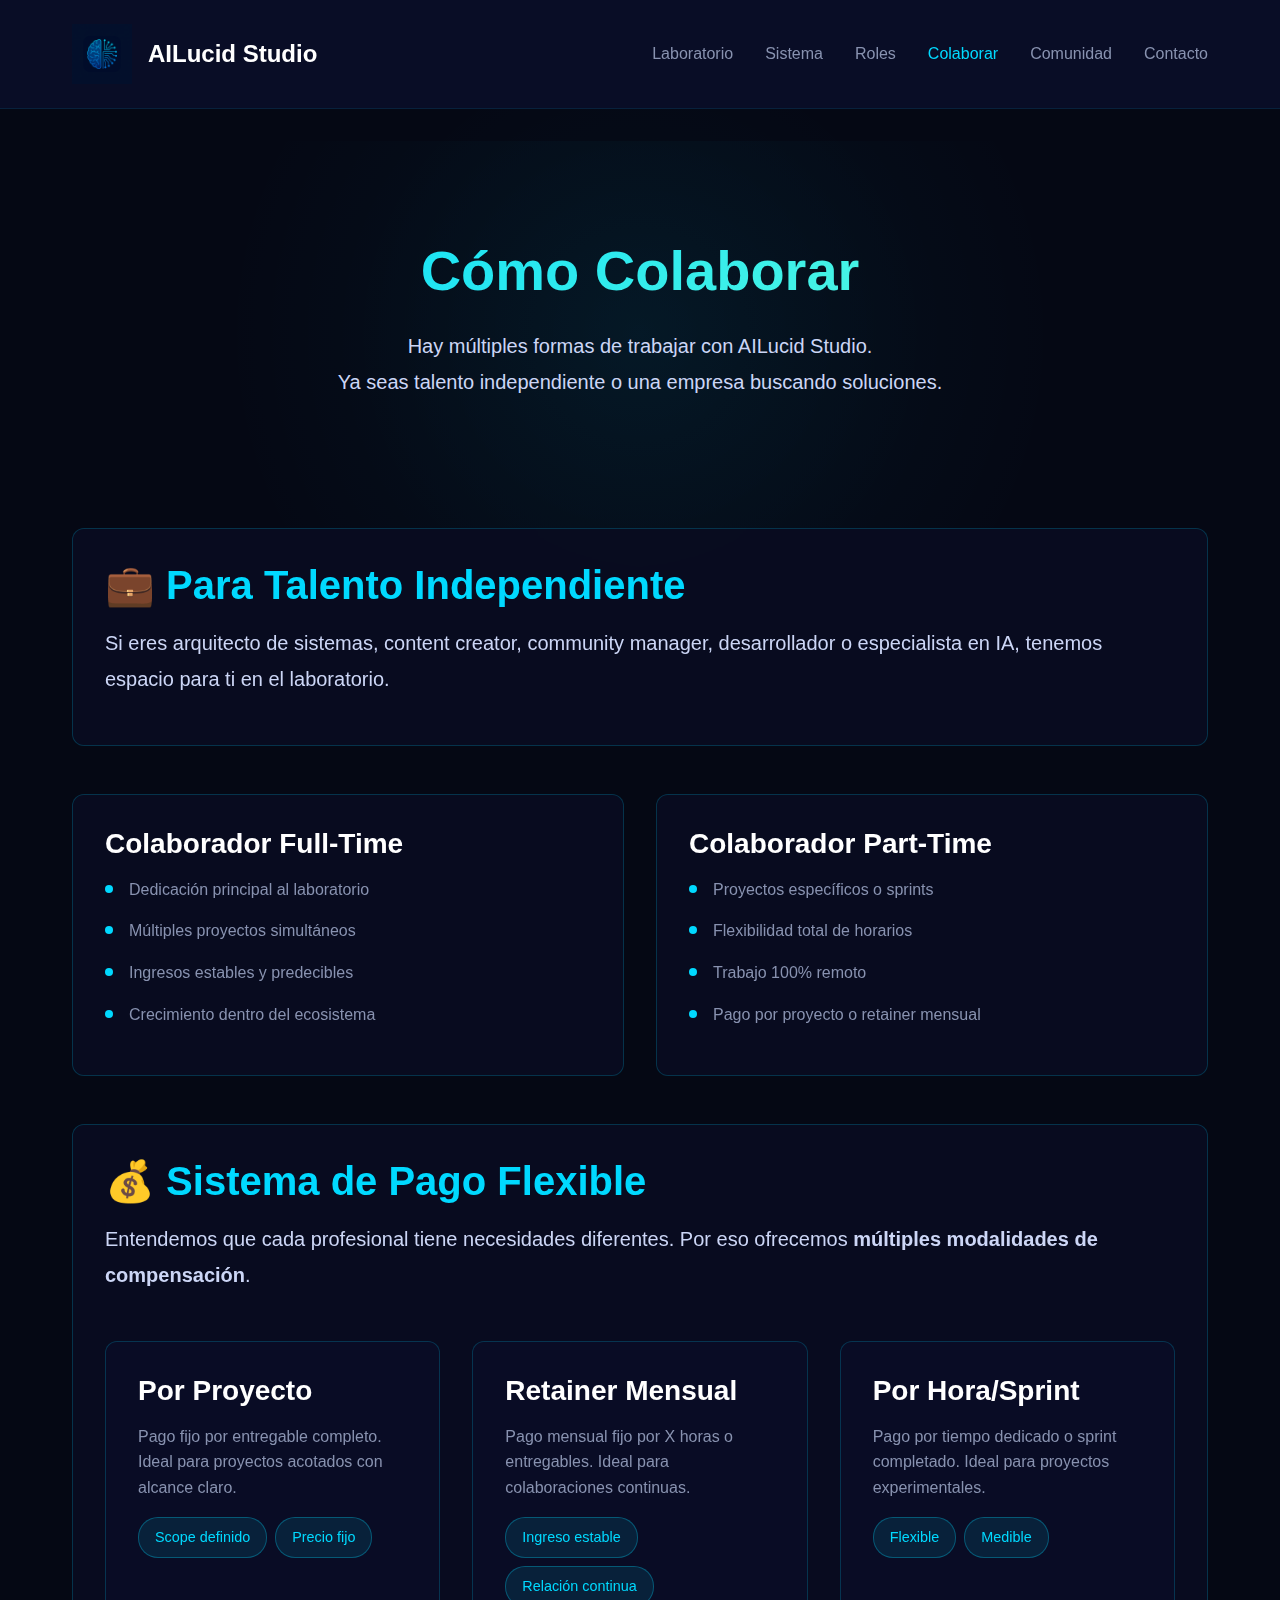
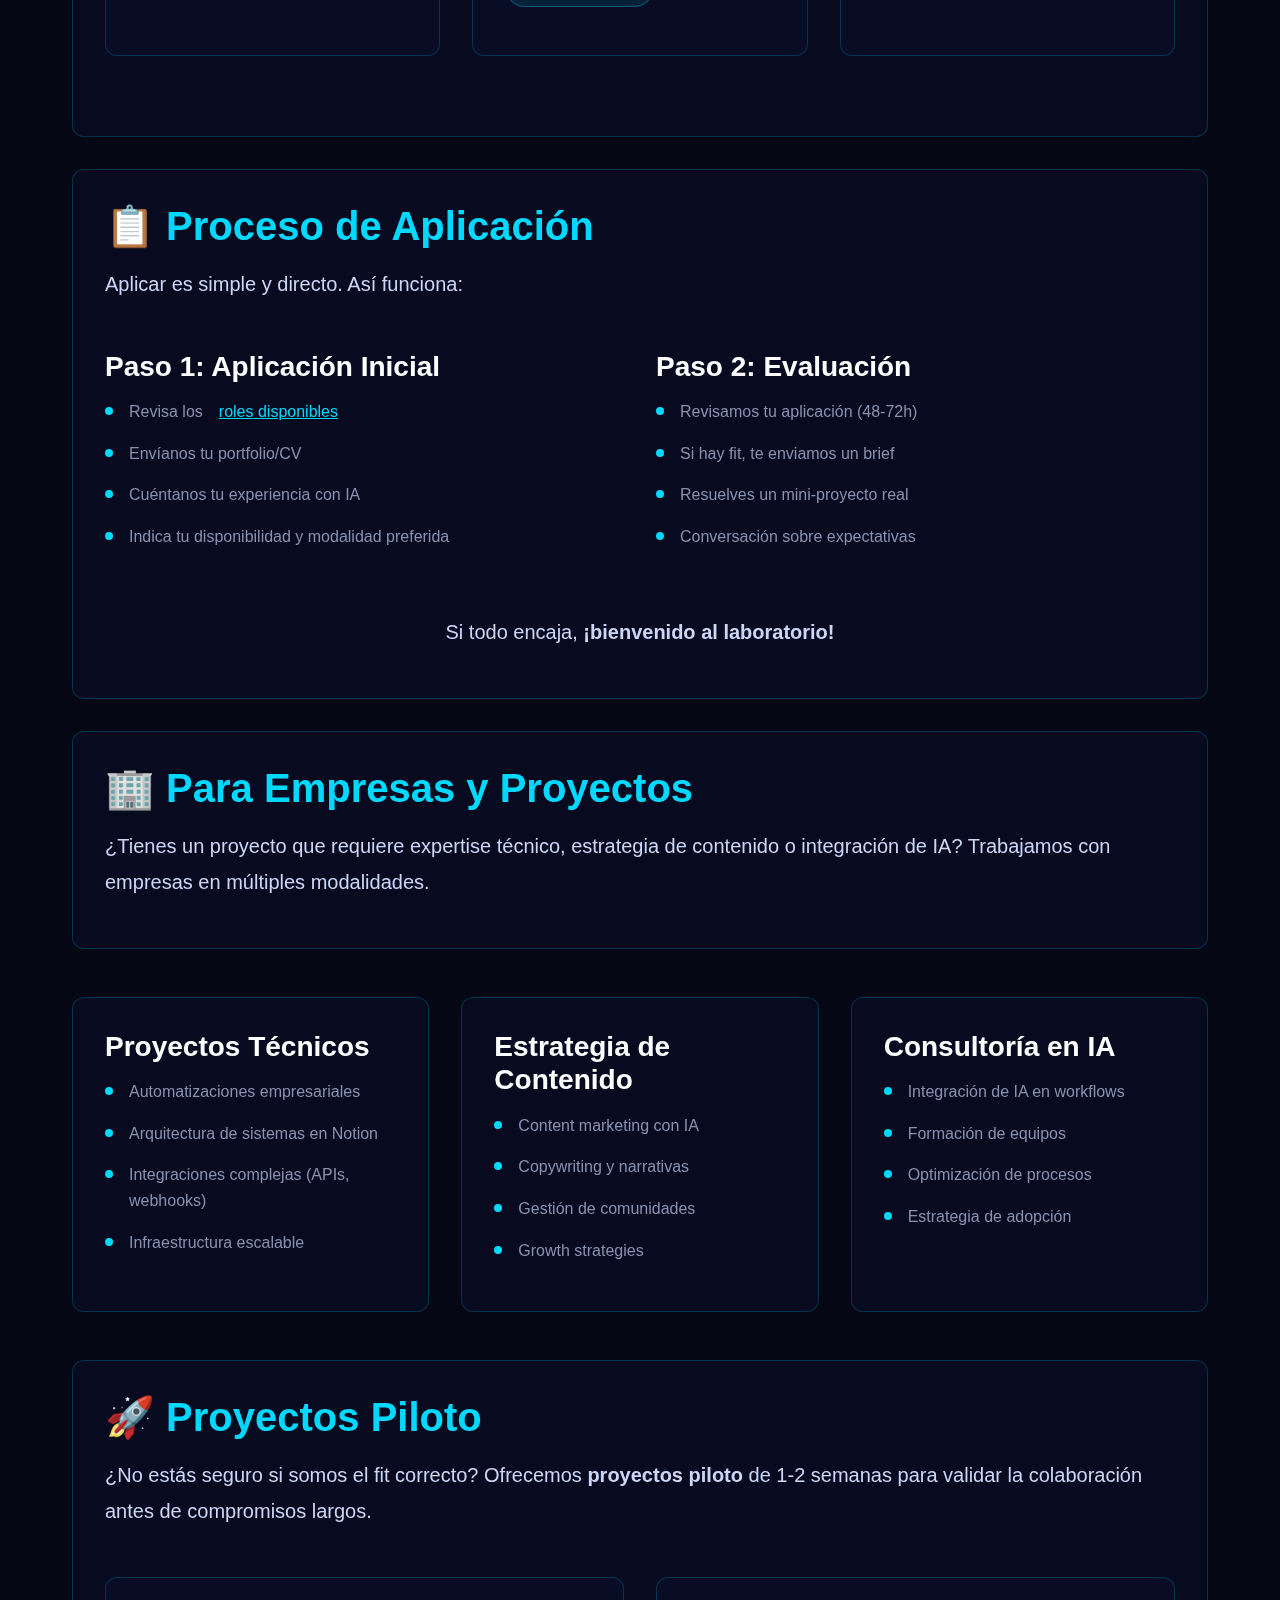
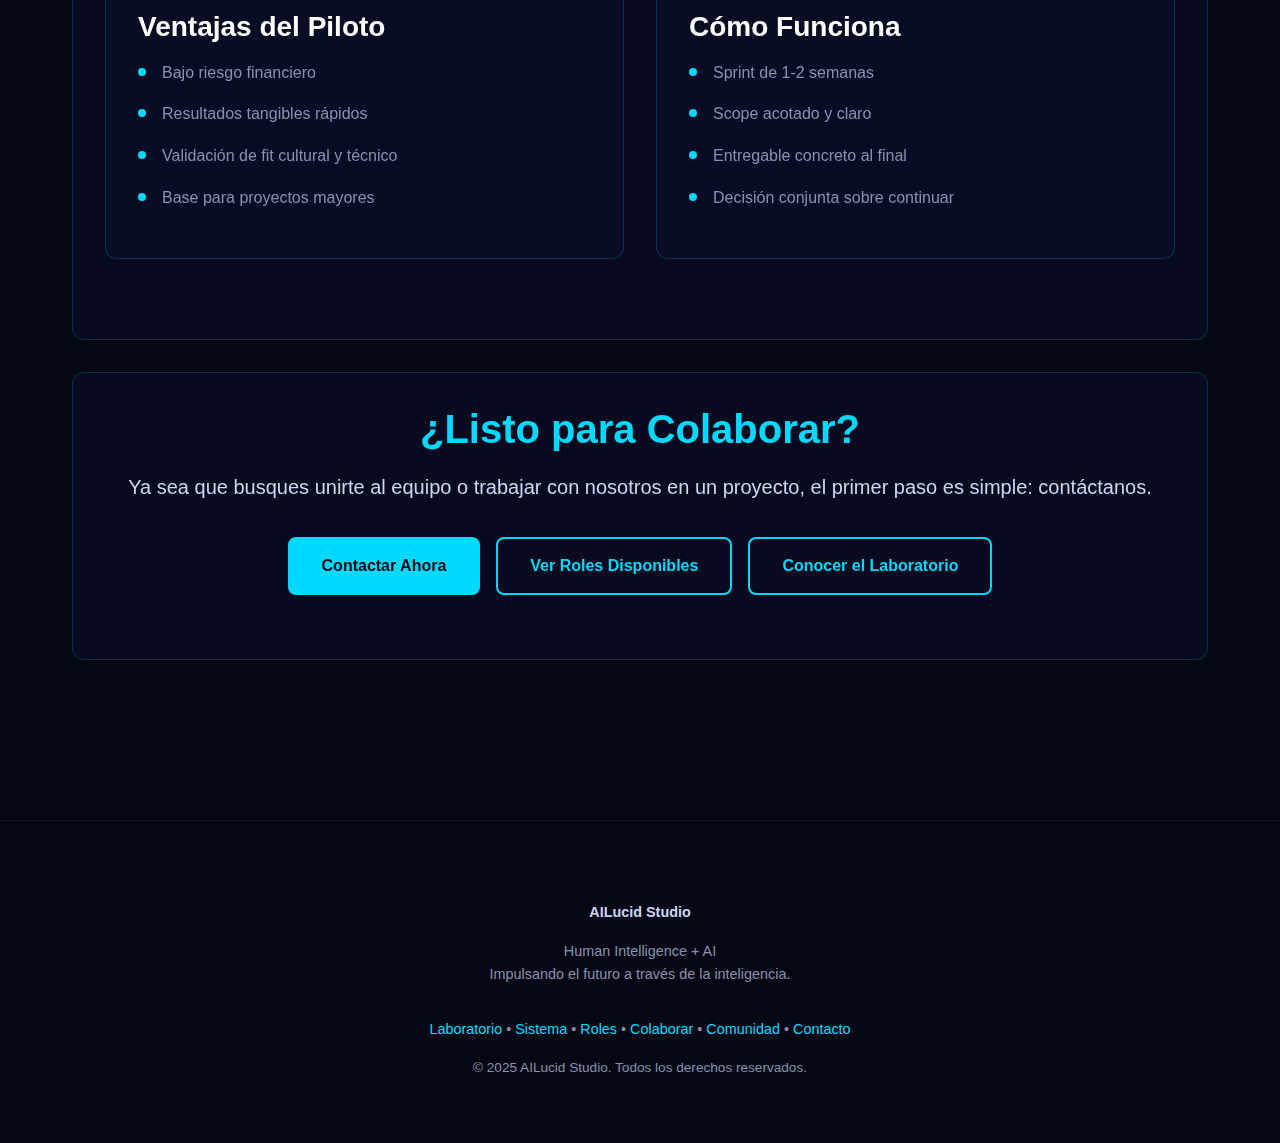
<file: colaborar/index.html>
<!DOCTYPE html>
<html lang="es">
  <head>
    <meta charset="utf-8" />
    <meta name="viewport" content="width=device-width, initial-scale=1" />
    <title>Colaborar — AILucid Studio</title>
    <meta name="description" content="Descubre cómo colaborar con AILucid Studio. Modalidades flexibles, proyectos piloto y oportunidades para talento y empresas." />
    <link rel="stylesheet" href="/css/main.css" />
  </head>

  <body>
    <!-- HEADER -->
    <header>
      <div class="wrap">
        <a href="/index.html" class="brand">
          <div class="logo">
            <img src="/assets/Logo.png" alt="AILucid Studio Logo" />
          </div>
          <span>AILucid Studio</span>
        </a>
        <nav>
          <ul class="nav">
            <li><a href="/laboratorio/index.html">Laboratorio</a></li>
            <li><a href="/sistema/index.html">Sistema</a></li>
            <li><a href="/roles/index.html">Roles</a></li>
            <li><a href="/colaborar/index.html">Colaborar</a></li>
            <li><a href="/comunidad/index.html">Comunidad</a></li>
            <li><a href="#!" onclick="emailModal.open(); return false;">Contacto</a></li>
          </ul>
        </nav>
      </div>
    </header>

    <main class="wrap">
      <!-- HERO -->
      <section class="hero">
        <h1>Cómo Colaborar</h1>
        <p class="lead">
          Hay múltiples formas de trabajar con AILucid Studio.<br>
          Ya seas talento independiente o una empresa buscando soluciones.
        </p>
      </section>

      <!-- PARA TALENTO -->
      <section>
        <div class="tile">
          <h2>💼 Para Talento Independiente</h2>
          <p class="lead">
            Si eres arquitecto de sistemas, content creator, community manager, desarrollador 
            o especialista en IA, tenemos espacio para ti en el laboratorio.
          </p>
        </div>

        <div class="cols cols-2">
          <div class="card">
            <h3>Colaborador Full-Time</h3>
            <ul class="list">
              <li class="li"><span class="dot"></span>Dedicación principal al laboratorio</li>
              <li class="li"><span class="dot"></span>Múltiples proyectos simultáneos</li>
              <li class="li"><span class="dot"></span>Ingresos estables y predecibles</li>
              <li class="li"><span class="dot"></span>Crecimiento dentro del ecosistema</li>
            </ul>
          </div>

          <div class="card">
            <h3>Colaborador Part-Time</h3>
            <ul class="list">
              <li class="li"><span class="dot"></span>Proyectos específicos o sprints</li>
              <li class="li"><span class="dot"></span>Flexibilidad total de horarios</li>
              <li class="li"><span class="dot"></span>Trabajo 100% remoto</li>
              <li class="li"><span class="dot"></span>Pago por proyecto o retainer mensual</li>
            </ul>
          </div>
        </div>
      </section>

      <!-- SISTEMA DE PAGO -->
      <section>
        <div class="tile">
          <h2>💰 Sistema de Pago Flexible</h2>
          <p class="lead">
            Entendemos que cada profesional tiene necesidades diferentes. 
            Por eso ofrecemos <strong>múltiples modalidades de compensación</strong>.
          </p>
          <div class="cols cols-3">
            <div class="card">
              <h3>Por Proyecto</h3>
              <p>Pago fijo por entregable completo. Ideal para proyectos acotados con alcance claro.</p>
              <div class="chips">
                <span class="chip">Scope definido</span>
                <span class="chip">Precio fijo</span>
              </div>
            </div>

            <div class="card">
              <h3>Retainer Mensual</h3>
              <p>Pago mensual fijo por X horas o entregables. Ideal para colaboraciones continuas.</p>
              <div class="chips">
                <span class="chip">Ingreso estable</span>
                <span class="chip">Relación continua</span>
              </div>
            </div>

            <div class="card">
              <h3>Por Hora/Sprint</h3>
              <p>Pago por tiempo dedicado o sprint completado. Ideal para proyectos experimentales.</p>
              <div class="chips">
                <span class="chip">Flexible</span>
                <span class="chip">Medible</span>
              </div>
            </div>
          </div>
        </div>
      </section>

      <!-- PROCESO DE APLICACIÓN -->
      <section>
        <div class="tile">
          <h2>📋 Proceso de Aplicación</h2>
          <p class="lead">Aplicar es simple y directo. Así funciona:</p>
          <div class="cols cols-2">
            <div>
              <h3>Paso 1: Aplicación Inicial</h3>
              <ul class="list">
                <li class="li"><span class="dot"></span>Revisa los <a href="/roles/index.html" style="color: var(--primary);">roles disponibles</a></li>
                <li class="li"><span class="dot"></span>Envíanos tu portfolio/CV</li>
                <li class="li"><span class="dot"></span>Cuéntanos tu experiencia con IA</li>
                <li class="li"><span class="dot"></span>Indica tu disponibilidad y modalidad preferida</li>
              </ul>
            </div>
            <div>
              <h3>Paso 2: Evaluación</h3>
              <ul class="list">
                <li class="li"><span class="dot"></span>Revisamos tu aplicación (48-72h)</li>
                <li class="li"><span class="dot"></span>Si hay fit, te enviamos un brief</li>
                <li class="li"><span class="dot"></span>Resuelves un mini-proyecto real</li>
                <li class="li"><span class="dot"></span>Conversación sobre expectativas</li>
              </ul>
            </div>
          </div>
          <p class="lead" style="margin-top: 2rem; text-align: center;">
            Si todo encaja, <strong>¡bienvenido al laboratorio!</strong>
          </p>
        </div>
      </section>

      <!-- PARA EMPRESAS -->
      <section>
        <div class="tile">
          <h2>🏢 Para Empresas y Proyectos</h2>
          <p class="lead">
            ¿Tienes un proyecto que requiere expertise técnico, estrategia de contenido 
            o integración de IA? Trabajamos con empresas en múltiples modalidades.
          </p>
        </div>

        <div class="cols">
          <div class="card">
            <h3>Proyectos Técnicos</h3>
            <ul class="list">
              <li class="li"><span class="dot"></span>Automatizaciones empresariales</li>
              <li class="li"><span class="dot"></span>Arquitectura de sistemas en Notion</li>
              <li class="li"><span class="dot"></span>Integraciones complejas (APIs, webhooks)</li>
              <li class="li"><span class="dot"></span>Infraestructura escalable</li>
            </ul>
          </div>

          <div class="card">
            <h3>Estrategia de Contenido</h3>
            <ul class="list">
              <li class="li"><span class="dot"></span>Content marketing con IA</li>
              <li class="li"><span class="dot"></span>Copywriting y narrativas</li>
              <li class="li"><span class="dot"></span>Gestión de comunidades</li>
              <li class="li"><span class="dot"></span>Growth strategies</li>
            </ul>
          </div>

          <div class="card">
            <h3>Consultoría en IA</h3>
            <ul class="list">
              <li class="li"><span class="dot"></span>Integración de IA en workflows</li>
              <li class="li"><span class="dot"></span>Formación de equipos</li>
              <li class="li"><span class="dot"></span>Optimización de procesos</li>
              <li class="li"><span class="dot"></span>Estrategia de adopción</li>
            </ul>
          </div>
        </div>
      </section>

      <!-- PROYECTOS PILOTO -->
      <section>
        <div class="tile">
          <h2>🚀 Proyectos Piloto</h2>
          <p class="lead">
            ¿No estás seguro si somos el fit correcto? Ofrecemos <strong>proyectos piloto</strong> 
            de 1-2 semanas para validar la colaboración antes de compromisos largos.
          </p>
          <div class="cols cols-2">
            <div class="card">
              <h3>Ventajas del Piloto</h3>
              <ul class="list">
                <li class="li"><span class="dot"></span>Bajo riesgo financiero</li>
                <li class="li"><span class="dot"></span>Resultados tangibles rápidos</li>
                <li class="li"><span class="dot"></span>Validación de fit cultural y técnico</li>
                <li class="li"><span class="dot"></span>Base para proyectos mayores</li>
              </ul>
            </div>
            <div class="card">
              <h3>Cómo Funciona</h3>
              <ul class="list">
                <li class="li"><span class="dot"></span>Sprint de 1-2 semanas</li>
                <li class="li"><span class="dot"></span>Scope acotado y claro</li>
                <li class="li"><span class="dot"></span>Entregable concreto al final</li>
                <li class="li"><span class="dot"></span>Decisión conjunta sobre continuar</li>
              </ul>
            </div>
          </div>
        </div>
      </section>

      <!-- CTA FINAL -->
      <section>
        <div class="tile text-center">
          <h2>¿Listo para Colaborar?</h2>
          <p class="lead">
            Ya sea que busques unirte al equipo o trabajar con nosotros en un proyecto, 
            el primer paso es simple: contáctanos.
          </p>
          <div class="cta-row">
            <a href="#!" onclick="emailModal.open(); return false;" class="btn primary">Contactar Ahora</a>
            <a href="/roles/index.html" class="btn">Ver Roles Disponibles</a>
            <a href="/laboratorio/index.html" class="btn">Conocer el Laboratorio</a>
          </div>
        </div>
      </section>
    </main>

    <!-- FOOTER -->
    <footer>
      <div class="wrap">
        <p><strong>AILucid Studio</strong></p>
        <p>Human Intelligence + AI<br>Impulsando el futuro a través de la inteligencia.</p>
        <p style="margin-top: 2rem;">
          <a href="/laboratorio/index.html">Laboratorio</a> • 
          <a href="/sistema/index.html">Sistema</a> • 
          <a href="/roles/index.html">Roles</a> • 
          <a href="/colaborar/index.html">Colaborar</a> • 
          <a href="/comunidad/index.html">Comunidad</a> • 
          <a href="#!" onclick="emailModal.open(); return false;">Contacto</a>
        </p>
        <p style="margin-top: 1rem; font-size: 0.85rem; color: var(--gray);">
          © 2025 AILucid Studio. Todos los derechos reservados.
        </p>
      </div>
    </footer>

    <script src="/js/main.js"></script>
  </body>
</html>
</file>
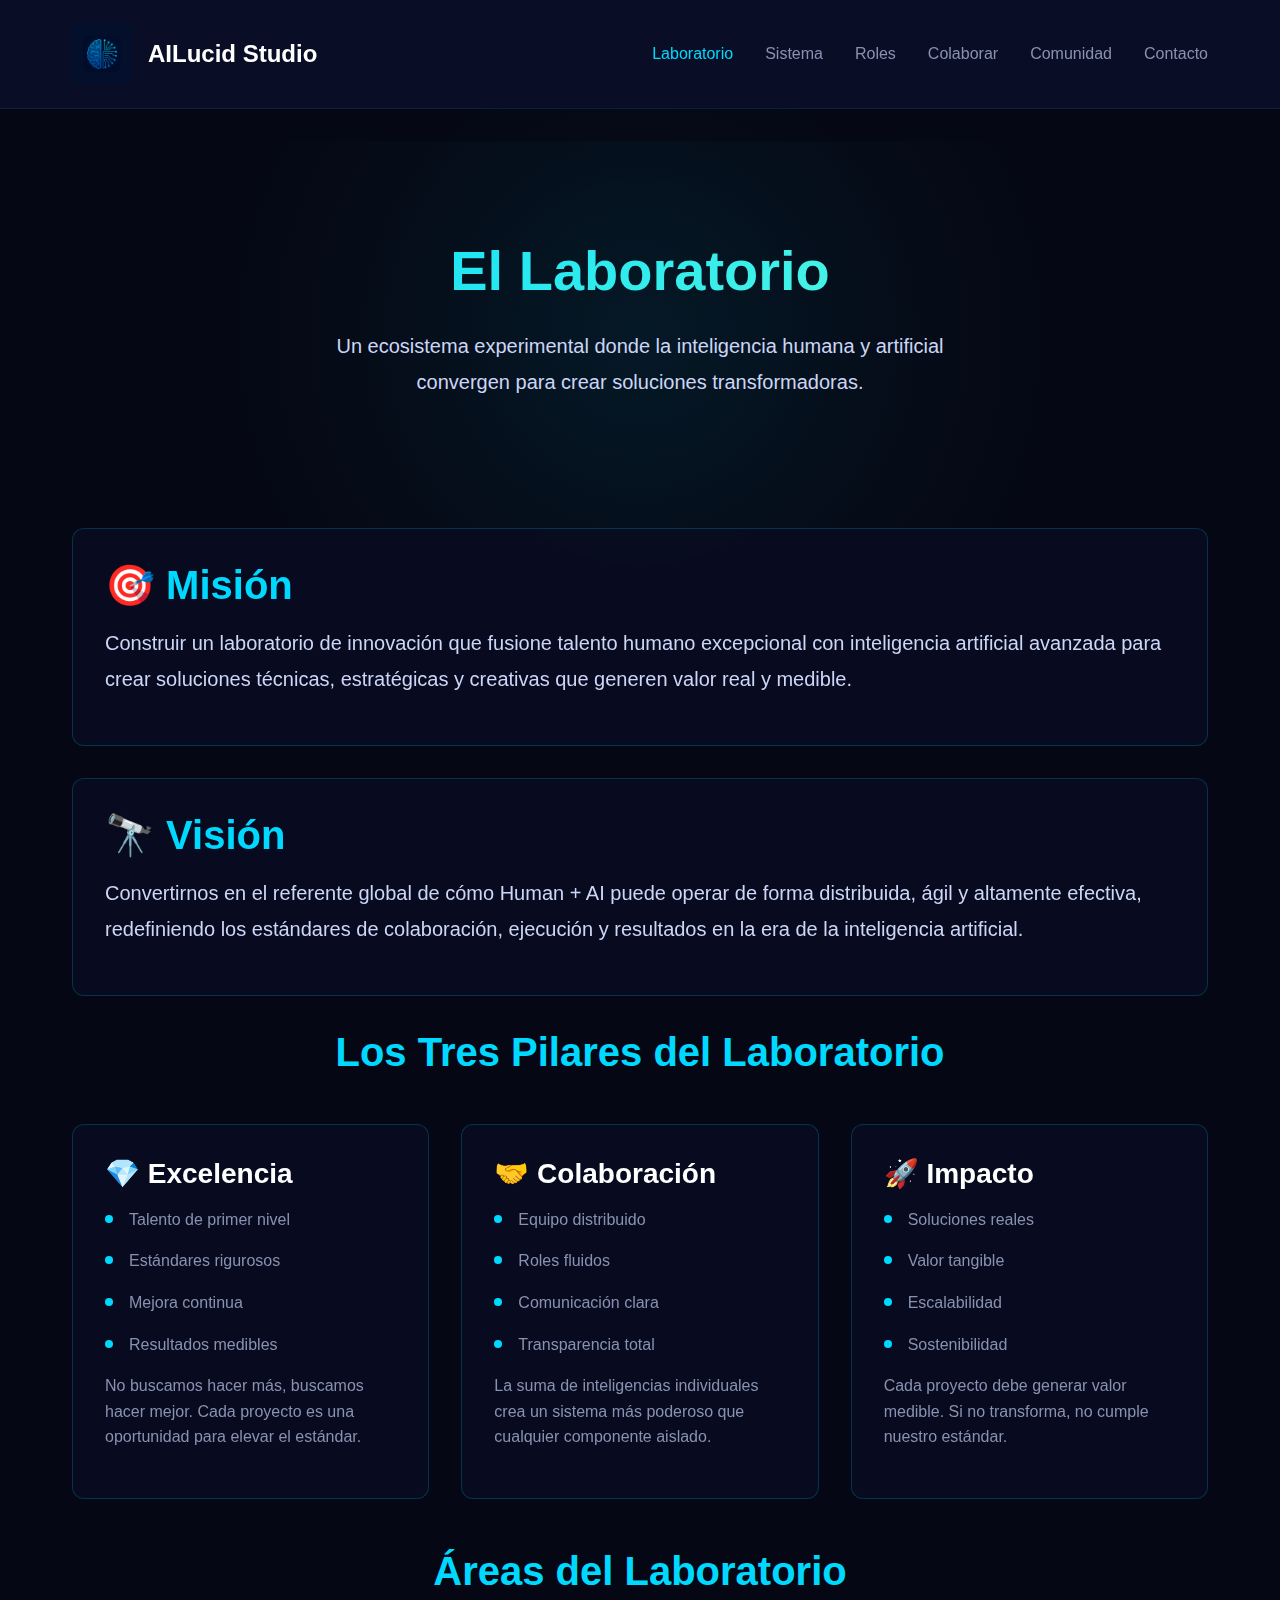
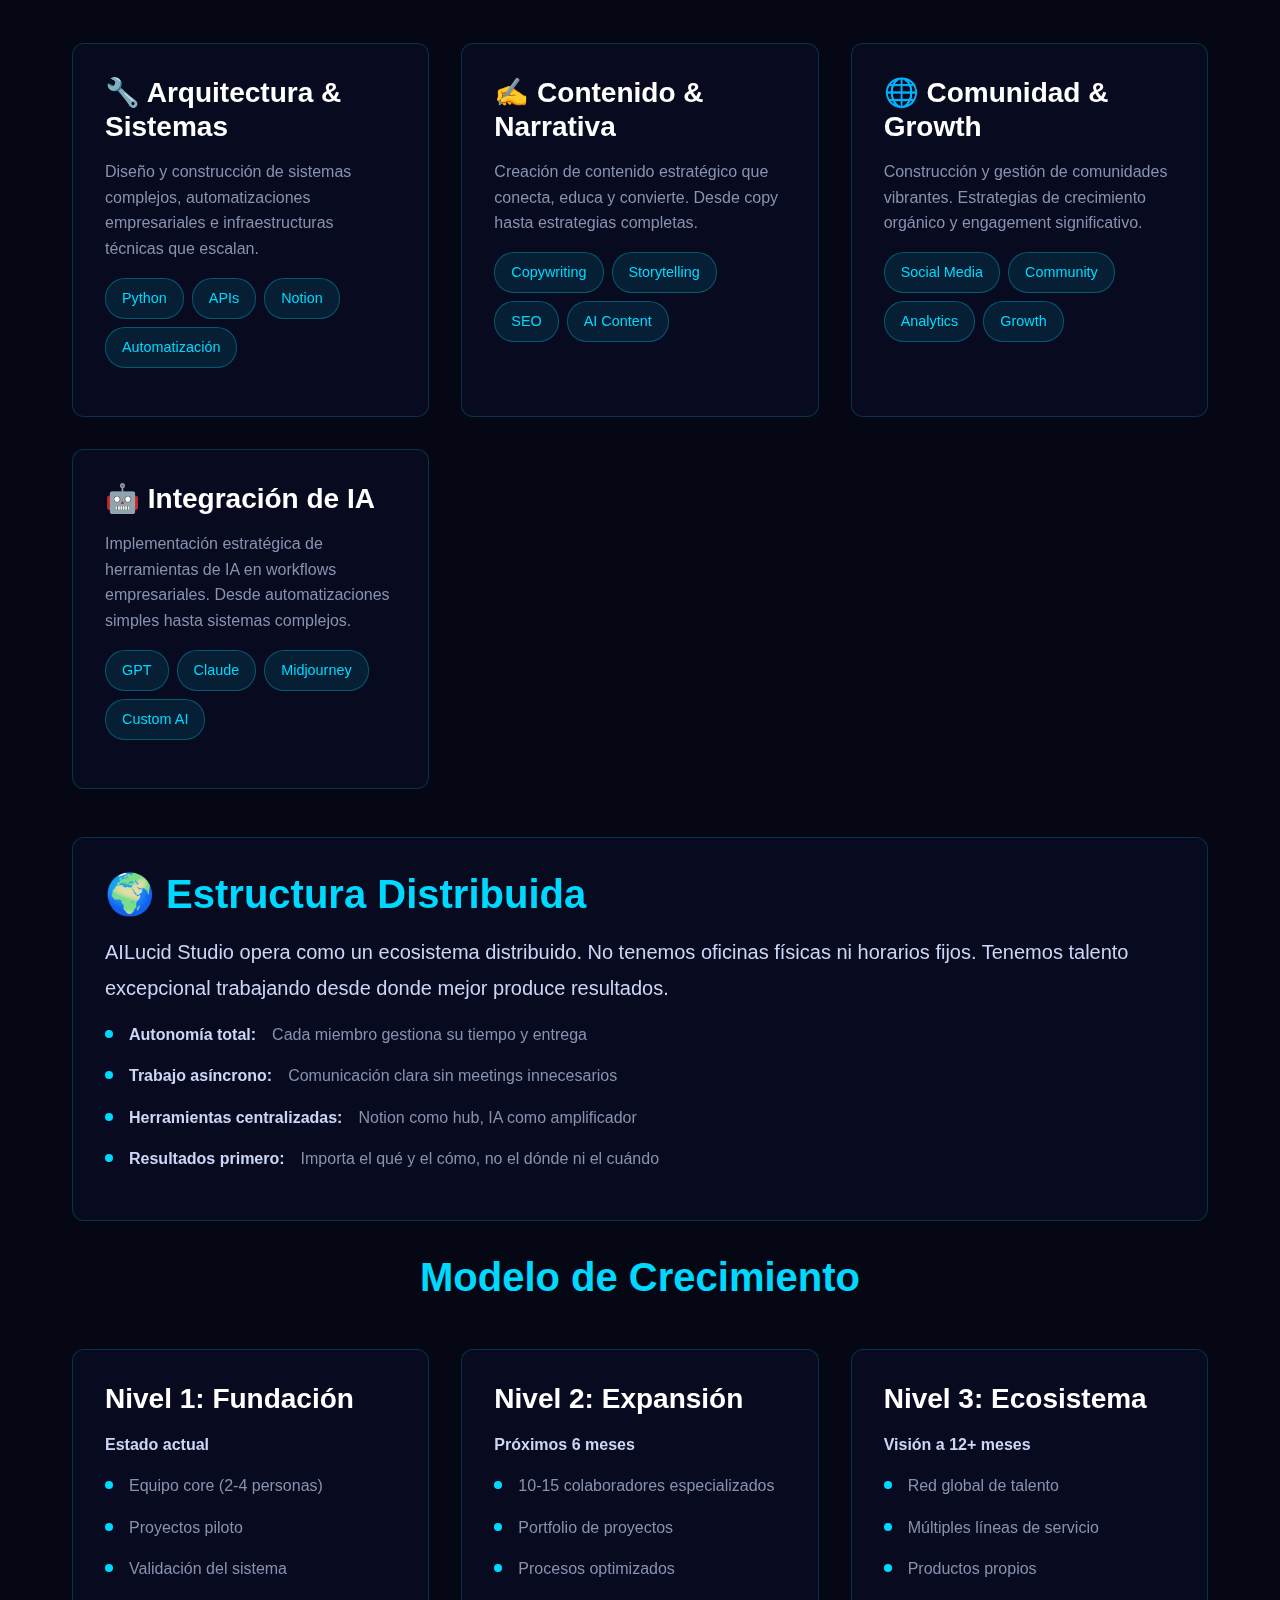
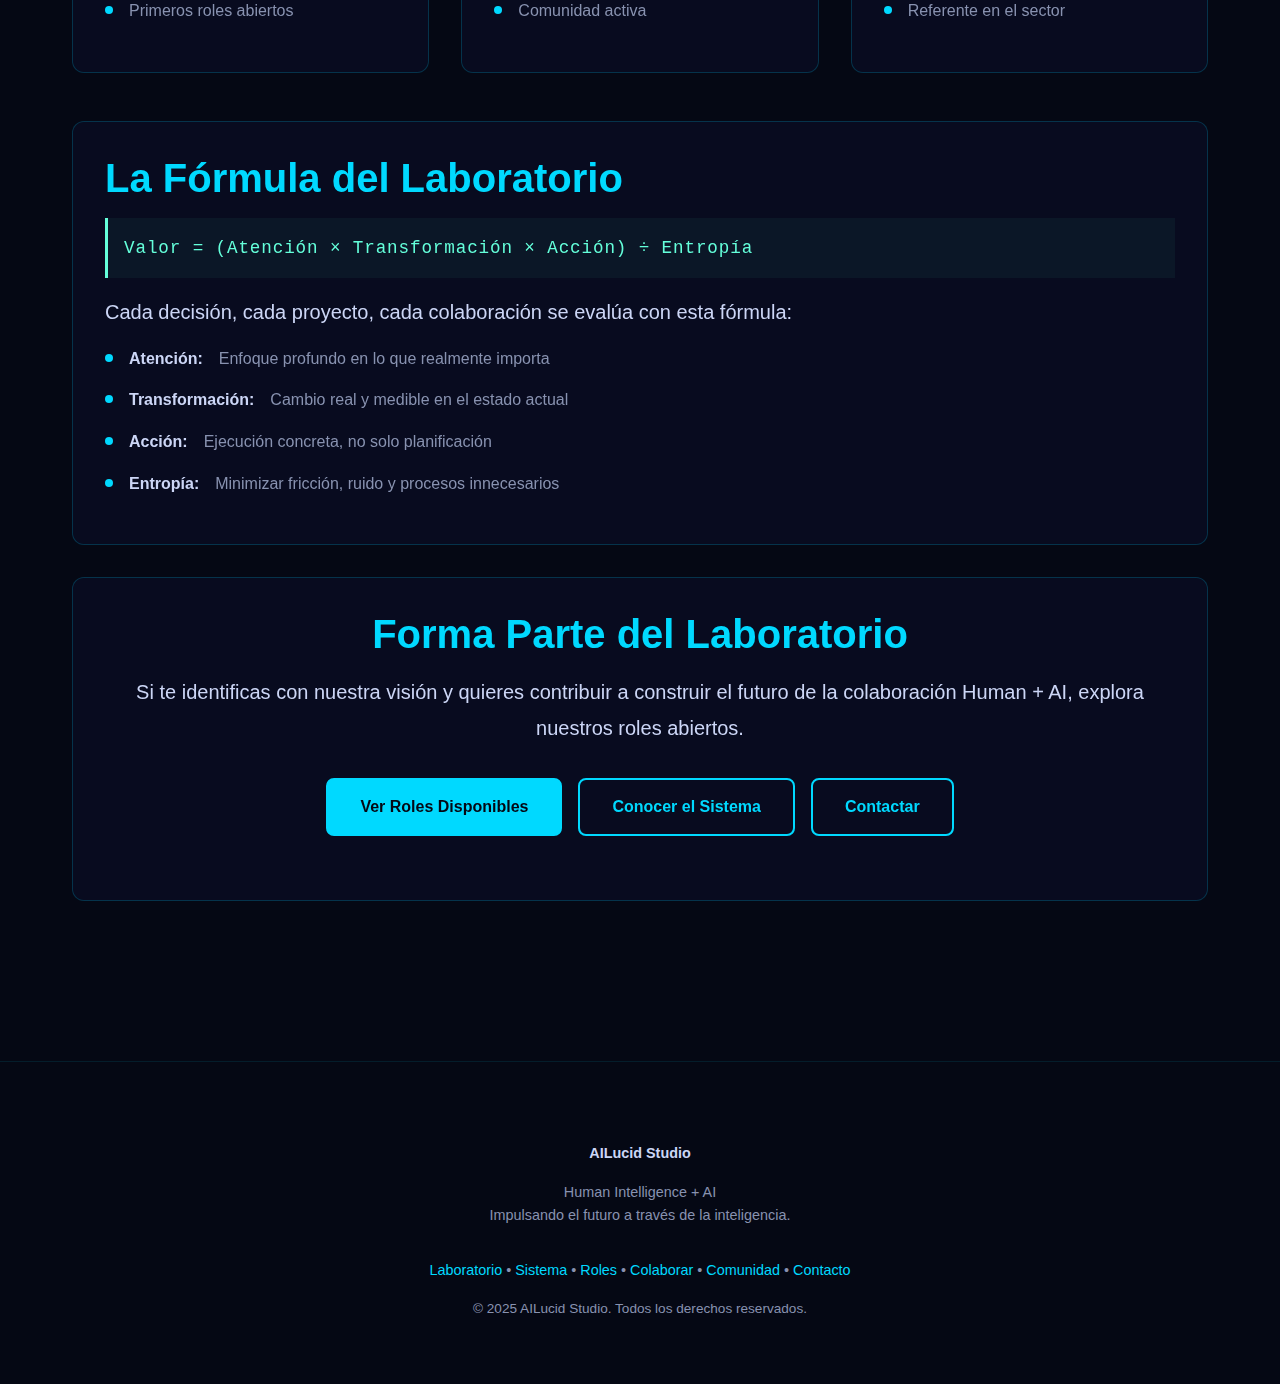
<file: laboratorio/index.html>
<!DOCTYPE html>
<html lang="es">
  <head>
    <meta charset="utf-8" />
    <meta name="viewport" content="width=device-width, initial-scale=1" />
    <title>Laboratorio — AILucid Studio</title>
    <meta name="description" content="Conoce la misión, visión y pilares del laboratorio AILucid Studio. Un ecosistema de excelencia, colaboración e impacto." />
    <link rel="stylesheet" href="/css/main.css" />
  </head>

  <body>
    <!-- HEADER -->
    <header>
      <div class="wrap">
        <a href="/" class="brand">
            <div class="logo">
            <img src="/assets/Logo.png" alt="AILucid Studio Logo" />
          </div>
          <span>AILucid Studio</span>
        </a>
        <nav>
          <ul class="nav">
            <li><a href="/laboratorio/">Laboratorio</a></li>
            <li><a href="/sistema/">Sistema</a></li>
            <li><a href="/roles/">Roles</a></li>
            <li><a href="/colaborar/">Colaborar</a></li>
            <li><a href="/comunidad/">Comunidad</a></li>
            <li><a href="#!" onclick="emailModal.open(); return false;">Contacto</a></li>
          </ul>
        </nav>
      </div>
    </header>

    <main class="wrap">
      <!-- HERO -->
      <section class="hero">
        <h1>El Laboratorio</h1>
        <p class="lead">
          Un ecosistema experimental donde la inteligencia humana y artificial<br>
          convergen para crear soluciones transformadoras.
        </p>
      </section>

      <!-- MISIÓN -->
      <section>
        <div class="tile">
          <h2>🎯 Misión</h2>
          <p class="lead">
            Construir un laboratorio de innovación que fusione talento humano excepcional 
            con inteligencia artificial avanzada para crear soluciones técnicas, estratégicas 
            y creativas que generen valor real y medible.
          </p>
        </div>
      </section>

      <!-- VISIÓN -->
      <section>
        <div class="tile">
          <h2>🔭 Visión</h2>
          <p class="lead">
            Convertirnos en el referente global de cómo Human + AI puede operar de forma 
            distribuida, ágil y altamente efectiva, redefiniendo los estándares de 
            colaboración, ejecución y resultados en la era de la inteligencia artificial.
          </p>
        </div>
      </section>

      <!-- PILARES -->
      <section>
        <h2 class="text-center">Los Tres Pilares del Laboratorio</h2>
        <div class="cols cols-3">
          <div class="card">
            <h3>💎 Excelencia</h3>
            <ul class="list">
              <li class="li"><span class="dot"></span>Talento de primer nivel</li>
              <li class="li"><span class="dot"></span>Estándares rigurosos</li>
              <li class="li"><span class="dot"></span>Mejora continua</li>
              <li class="li"><span class="dot"></span>Resultados medibles</li>
            </ul>
            <p>
              No buscamos hacer más, buscamos hacer mejor. Cada proyecto es una oportunidad 
              para elevar el estándar.
            </p>
          </div>

          <div class="card">
            <h3>🤝 Colaboración</h3>
            <ul class="list">
              <li class="li"><span class="dot"></span>Equipo distribuido</li>
              <li class="li"><span class="dot"></span>Roles fluidos</li>
              <li class="li"><span class="dot"></span>Comunicación clara</li>
              <li class="li"><span class="dot"></span>Transparencia total</li>
            </ul>
            <p>
              La suma de inteligencias individuales crea un sistema más poderoso que 
              cualquier componente aislado.
            </p>
          </div>

          <div class="card">
            <h3>🚀 Impacto</h3>
            <ul class="list">
              <li class="li"><span class="dot"></span>Soluciones reales</li>
              <li class="li"><span class="dot"></span>Valor tangible</li>
              <li class="li"><span class="dot"></span>Escalabilidad</li>
              <li class="li"><span class="dot"></span>Sostenibilidad</li>
            </ul>
            <p>
              Cada proyecto debe generar valor medible. Si no transforma, no cumple 
              nuestro estándar.
            </p>
          </div>
        </div>
      </section>

      <!-- ÁREAS DEL LABORATORIO -->
      <section>
        <h2 class="text-center">Áreas del Laboratorio</h2>
        <div class="cols">
          <div class="card">
            <h3>🔧 Arquitectura & Sistemas</h3>
            <p>
              Diseño y construcción de sistemas complejos, automatizaciones empresariales 
              e infraestructuras técnicas que escalan.
            </p>
            <div class="chips">
              <span class="chip">Python</span>
              <span class="chip">APIs</span>
              <span class="chip">Notion</span>
              <span class="chip">Automatización</span>
            </div>
          </div>

          <div class="card">
            <h3>✍️ Contenido & Narrativa</h3>
            <p>
              Creación de contenido estratégico que conecta, educa y convierte. 
              Desde copy hasta estrategias completas.
            </p>
            <div class="chips">
              <span class="chip">Copywriting</span>
              <span class="chip">Storytelling</span>
              <span class="chip">SEO</span>
              <span class="chip">AI Content</span>
            </div>
          </div>

          <div class="card">
            <h3>🌐 Comunidad & Growth</h3>
            <p>
              Construcción y gestión de comunidades vibrantes. Estrategias de crecimiento 
              orgánico y engagement significativo.
            </p>
            <div class="chips">
              <span class="chip">Social Media</span>
              <span class="chip">Community</span>
              <span class="chip">Analytics</span>
              <span class="chip">Growth</span>
            </div>
          </div>

          <div class="card">
            <h3>🤖 Integración de IA</h3>
            <p>
              Implementación estratégica de herramientas de IA en workflows empresariales. 
              Desde automatizaciones simples hasta sistemas complejos.
            </p>
            <div class="chips">
              <span class="chip">GPT</span>
              <span class="chip">Claude</span>
              <span class="chip">Midjourney</span>
              <span class="chip">Custom AI</span>
            </div>
          </div>
        </div>
      </section>

      <!-- ESTRUCTURA DISTRIBUIDA -->
      <section>
        <div class="tile">
          <h2>🌍 Estructura Distribuida</h2>
          <p class="lead">
            AILucid Studio opera como un ecosistema distribuido. No tenemos oficinas físicas 
            ni horarios fijos. Tenemos talento excepcional trabajando desde donde mejor 
            produce resultados.
          </p>
          <ul class="list">
            <li class="li"><span class="dot"></span><strong>Autonomía total:</strong> Cada miembro gestiona su tiempo y entrega</li>
            <li class="li"><span class="dot"></span><strong>Trabajo asíncrono:</strong> Comunicación clara sin meetings innecesarios</li>
            <li class="li"><span class="dot"></span><strong>Herramientas centralizadas:</strong> Notion como hub, IA como amplificador</li>
            <li class="li"><span class="dot"></span><strong>Resultados primero:</strong> Importa el qué y el cómo, no el dónde ni el cuándo</li>
          </ul>
        </div>
      </section>

      <!-- MODELO DE CRECIMIENTO -->
      <section>
        <h2 class="text-center">Modelo de Crecimiento</h2>
        <div class="cols cols-3">
          <div class="card">
            <h3>Nivel 1: Fundación</h3>
            <p><strong>Estado actual</strong></p>
            <ul class="list">
              <li class="li"><span class="dot"></span>Equipo core (2-4 personas)</li>
              <li class="li"><span class="dot"></span>Proyectos piloto</li>
              <li class="li"><span class="dot"></span>Validación del sistema</li>
              <li class="li"><span class="dot"></span>Primeros roles abiertos</li>
            </ul>
          </div>

          <div class="card">
            <h3>Nivel 2: Expansión</h3>
            <p><strong>Próximos 6 meses</strong></p>
            <ul class="list">
              <li class="li"><span class="dot"></span>10-15 colaboradores especializados</li>
              <li class="li"><span class="dot"></span>Portfolio de proyectos</li>
              <li class="li"><span class="dot"></span>Procesos optimizados</li>
              <li class="li"><span class="dot"></span>Comunidad activa</li>
            </ul>
          </div>

          <div class="card">
            <h3>Nivel 3: Ecosistema</h3>
            <p><strong>Visión a 12+ meses</strong></p>
            <ul class="list">
              <li class="li"><span class="dot"></span>Red global de talento</li>
              <li class="li"><span class="dot"></span>Múltiples líneas de servicio</li>
              <li class="li"><span class="dot"></span>Productos propios</li>
              <li class="li"><span class="dot"></span>Referente en el sector</li>
            </ul>
          </div>
        </div>
      </section>

      <!-- FÓRMULA DEL LABORATORIO -->
      <section>
        <div class="tile">
          <h2>La Fórmula del Laboratorio</h2>
          <p class="text-spaced">Valor = (Atención × Transformación × Acción) ÷ Entropía</p>
          <p class="lead">Cada decisión, cada proyecto, cada colaboración se evalúa con esta fórmula:</p>
          <ul class="list">
            <li class="li"><span class="dot"></span><strong>Atención:</strong> Enfoque profundo en lo que realmente importa</li>
            <li class="li"><span class="dot"></span><strong>Transformación:</strong> Cambio real y medible en el estado actual</li>
            <li class="li"><span class="dot"></span><strong>Acción:</strong> Ejecución concreta, no solo planificación</li>
            <li class="li"><span class="dot"></span><strong>Entropía:</strong> Minimizar fricción, ruido y procesos innecesarios</li>
          </ul>
        </div>
      </section>

      <!-- CTA FINAL -->
      <section>
        <div class="tile text-center">
          <h2>Forma Parte del Laboratorio</h2>
          <p class="lead">
            Si te identificas con nuestra visión y quieres contribuir a construir 
            el futuro de la colaboración Human + AI, explora nuestros roles abiertos.
          </p>
          <div class="cta-row">
            <a href="/roles/" class="btn primary">Ver Roles Disponibles</a>
            <a href="/sistema/" class="btn">Conocer el Sistema</a>
            <a href="#!" onclick="emailModal.open(); return false;" class="btn">Contactar</a>
          </div>
        </div>
      </section>
    </main>

    <!-- FOOTER -->
    <footer>
      <div class="wrap">
        <p><strong>AILucid Studio</strong></p>
        <p>Human Intelligence + AI<br>Impulsando el futuro a través de la inteligencia.</p>
        <p style="margin-top: 2rem;">
          <a href="/laboratorio/">Laboratorio</a> • 
          <a href="/sistema/">Sistema</a> • 
          <a href="/roles/">Roles</a> • 
          <a href="/colaborar/">Colaborar</a> • 
          <a href="/comunidad/">Comunidad</a> • 
          <a href="#!" onclick="emailModal.open(); return false;">Contacto</a>
        </p>
        <p style="margin-top: 1rem; font-size: 0.85rem; color: var(--gray);">
          © 2025 AILucid Studio. Todos los derechos reservados.
        </p>
      </div>
    </footer>

    <script src="/js/main.js"></script>
  </body>
</html>
</file>
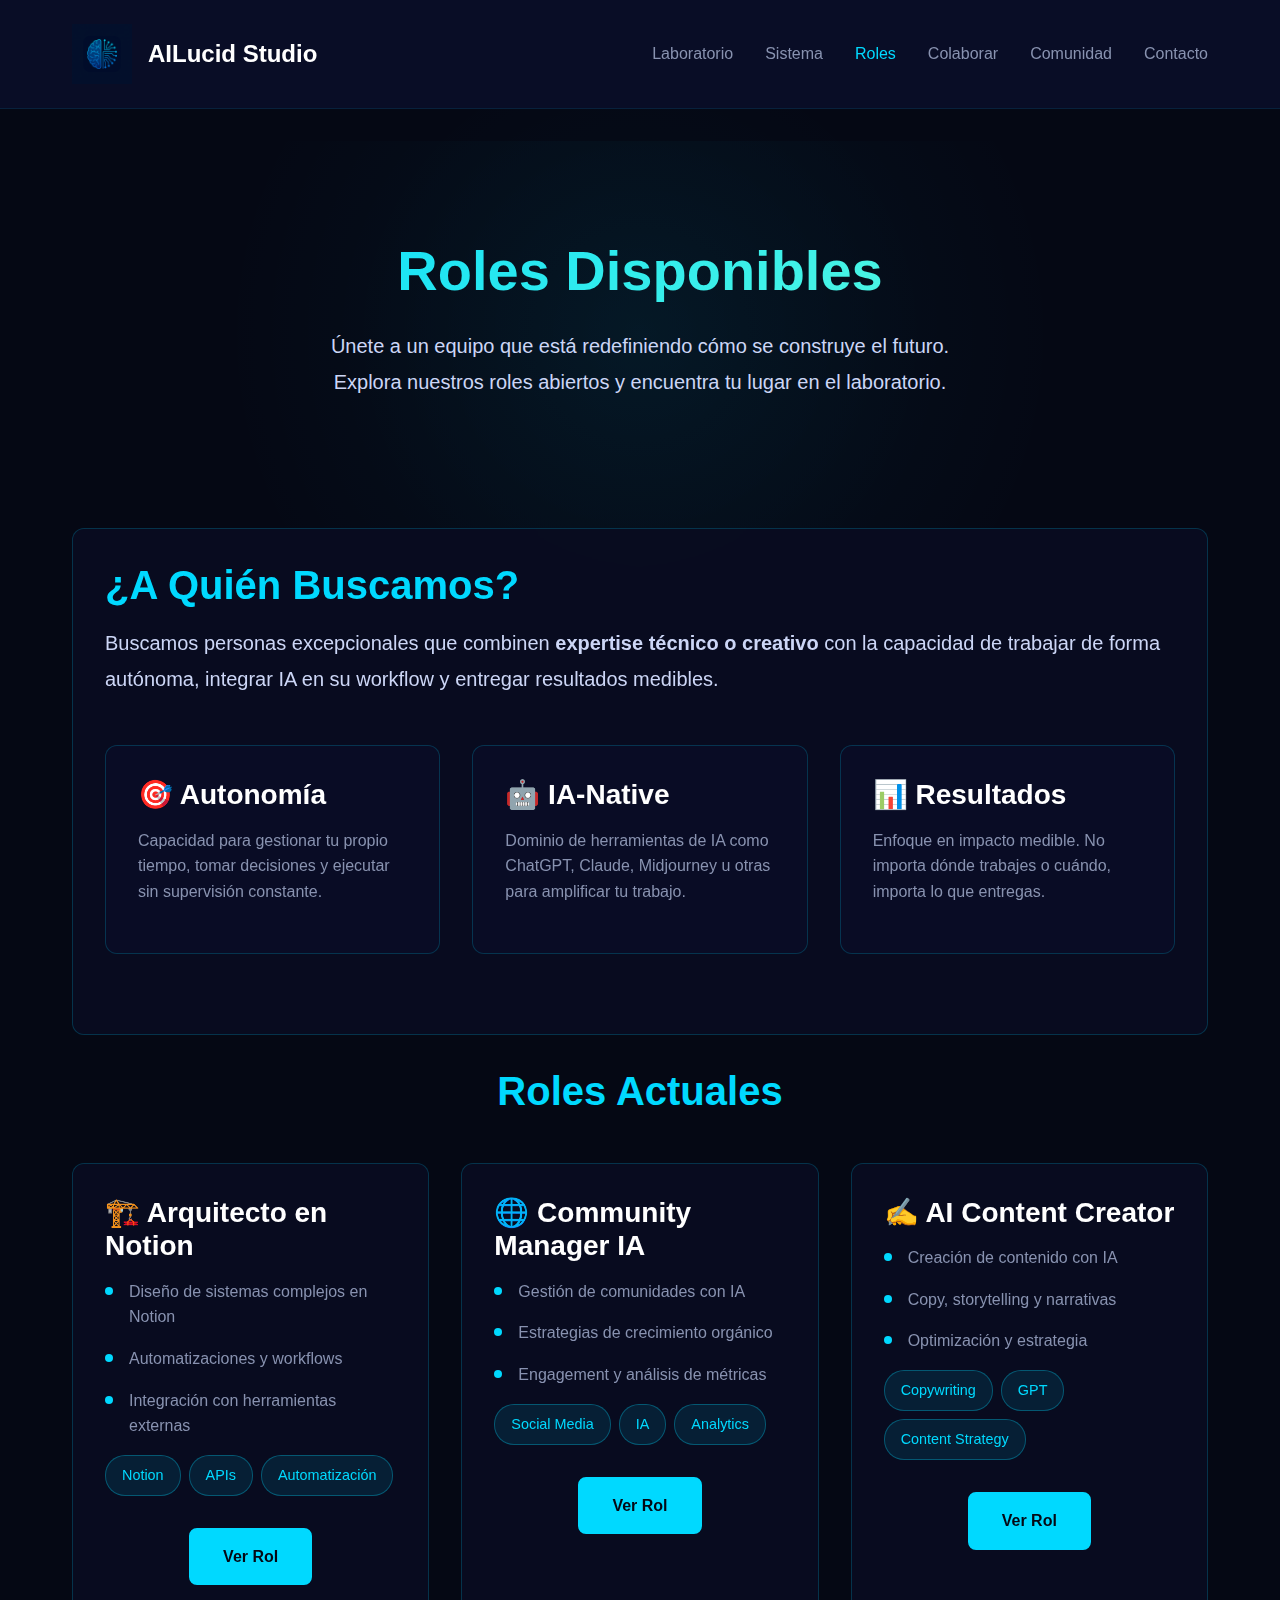
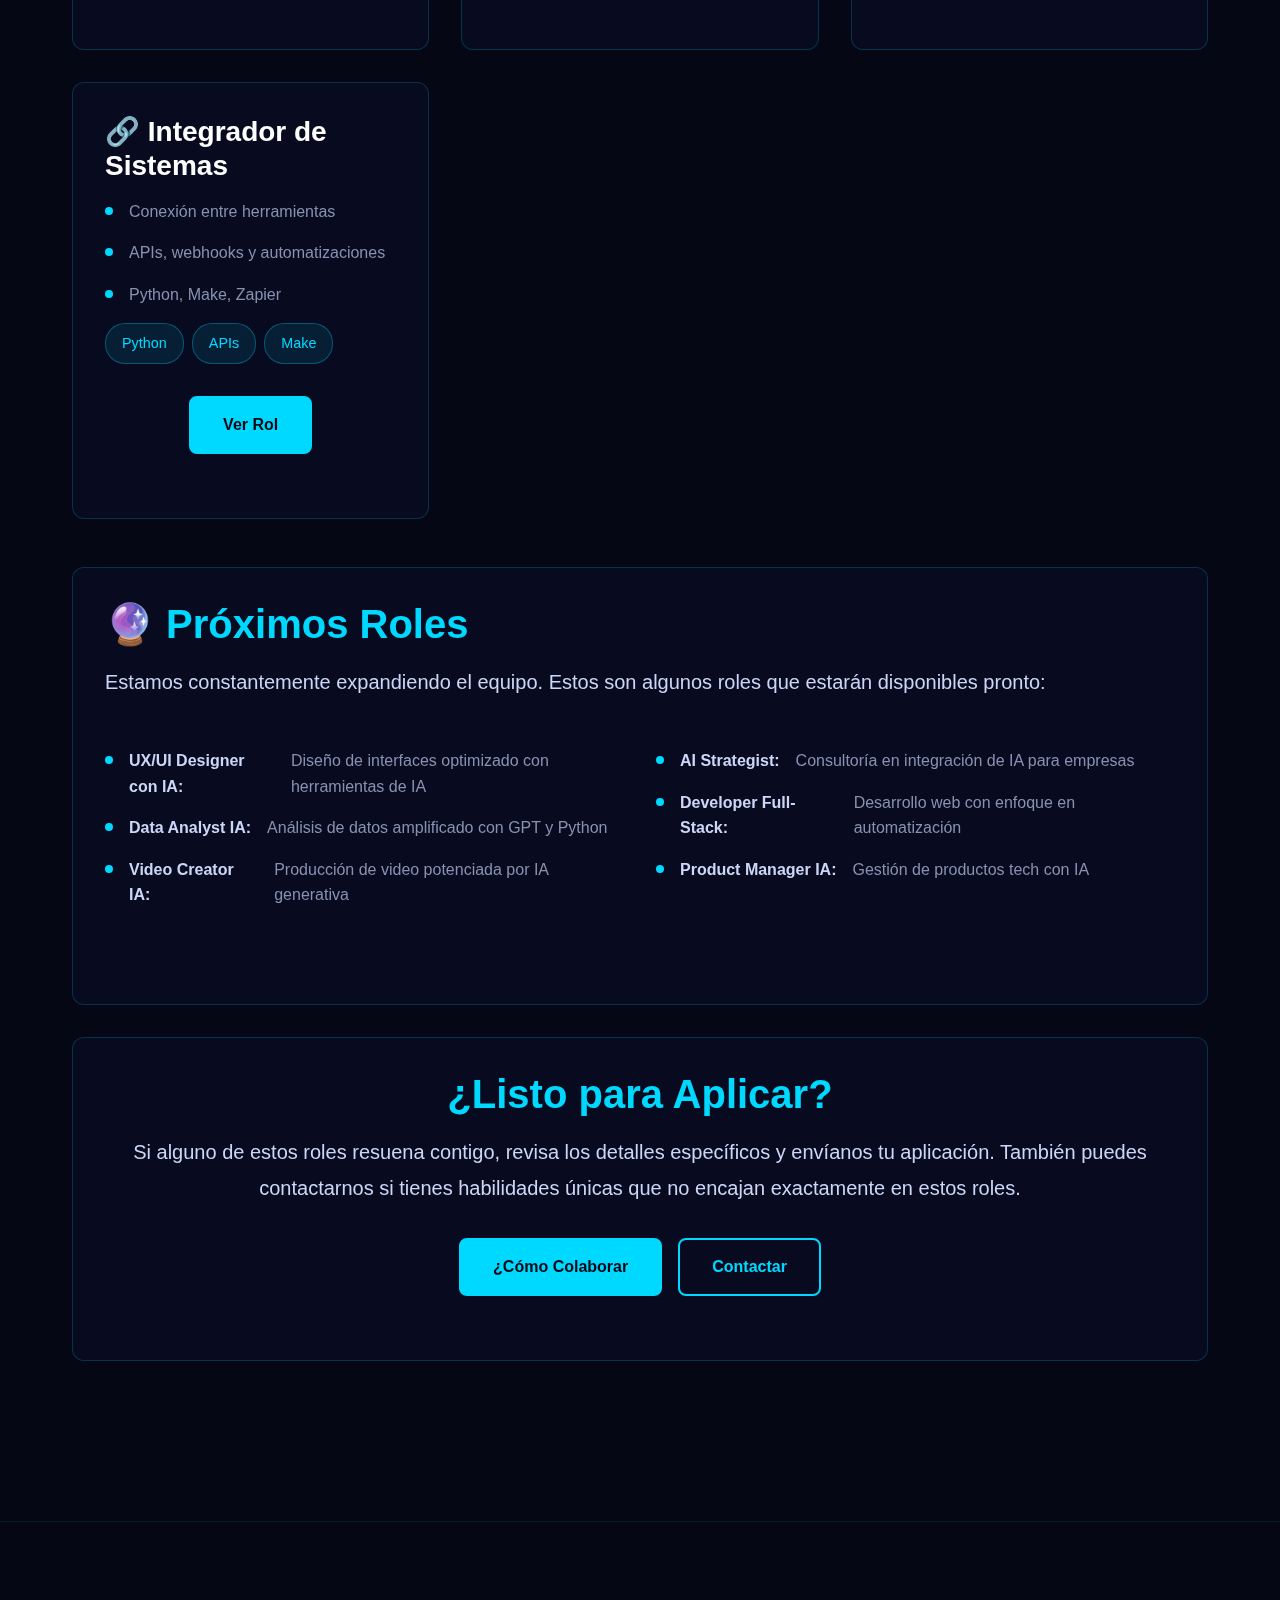
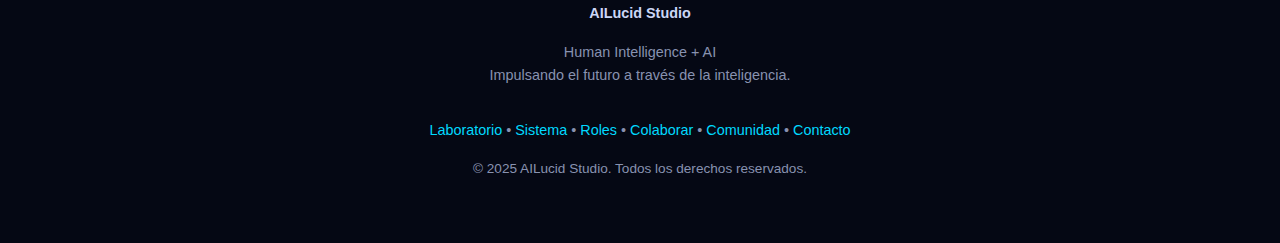
<file: roles/index.html>
<!DOCTYPE html>
<html lang="es">
  <head>
    <meta charset="utf-8" />
    <meta name="viewport" content="width=device-width, initial-scale=1" />
    <title>Roles — AILucid Studio</title>
    <meta name="description" content="Explora los roles disponibles en AILucid Studio. Únete a un equipo que fusiona inteligencia humana con IA." />
    <link rel="stylesheet" href="/css/main.css" />
  </head>

  <body>
    <!-- HEADER -->
    <header>
      <div class="wrap">
        <a href="/" class="brand">
          <div class="logo">
            <img src="/assets/Logo.png" alt="AILucid Studio Logo" />
          </div>
          <span>AILucid Studio</span>
        </a>
        <nav>
          <ul class="nav">
            <li><a href="/laboratorio/">Laboratorio</a></li>
            <li><a href="/sistema/">Sistema</a></li>
            <li><a href="/roles/">Roles</a></li>
            <li><a href="/colaborar/">Colaborar</a></li>
            <li><a href="/comunidad/">Comunidad</a></li>
            <li><a href="#!" onclick="emailModal.open(); return false;">Contacto</a></li>
          </ul>
        </nav>
      </div>
    </header>

    <main class="wrap">
      <!-- HERO -->
      <section class="hero">
        <h1>Roles Disponibles</h1>
        <p class="lead">
          Únete a un equipo que está redefiniendo cómo se construye el futuro.<br>
          Explora nuestros roles abiertos y encuentra tu lugar en el laboratorio.
        </p>
      </section>

      <!-- QUÉ BUSCAMOS -->
      <section>
        <div class="tile">
          <h2>¿A Quién Buscamos?</h2>
          <p class="lead">
            Buscamos personas excepcionales que combinen <strong>expertise técnico o creativo</strong> 
            con la capacidad de trabajar de forma autónoma, integrar IA en su workflow y 
            entregar resultados medibles.
          </p>
          <div class="cols cols-3">
            <div class="card">
              <h3>🎯 Autonomía</h3>
              <p>Capacidad para gestionar tu propio tiempo, tomar decisiones y ejecutar sin supervisión constante.</p>
            </div>
            <div class="card">
              <h3>🤖 IA-Native</h3>
              <p>Dominio de herramientas de IA como ChatGPT, Claude, Midjourney u otras para amplificar tu trabajo.</p>
            </div>
            <div class="card">
              <h3>📊 Resultados</h3>
              <p>Enfoque en impacto medible. No importa dónde trabajes o cuándo, importa lo que entregas.</p>
            </div>
          </div>
        </div>
      </section>

      <!-- GRID DE ROLES -->
      <section>
        <h2 class="text-center">Roles Actuales</h2>
        <div class="cols">
          <!-- Arquitecto en Notion -->
          <div class="card">
            <h3>🏗️ Arquitecto en Notion</h3>
            <ul class="list">
              <li class="li"><span class="dot"></span>Diseño de sistemas complejos en Notion</li>
              <li class="li"><span class="dot"></span>Automatizaciones y workflows</li>
              <li class="li"><span class="dot"></span>Integración con herramientas externas</li>
            </ul>
            <div class="chips">
              <span class="chip">Notion</span>
              <span class="chip">APIs</span>
              <span class="chip">Automatización</span>
            </div>
            <div class="cta-row">
              <a href="/roles/arquitecto-notion" class="btn primary">Ver Rol</a>
            </div>
          </div>

          <!-- Community Manager IA -->
          <div class="card">
            <h3>🌐 Community Manager IA</h3>
            <ul class="list">
              <li class="li"><span class="dot"></span>Gestión de comunidades con IA</li>
              <li class="li"><span class="dot"></span>Estrategias de crecimiento orgánico</li>
              <li class="li"><span class="dot"></span>Engagement y análisis de métricas</li>
            </ul>
            <div class="chips">
              <span class="chip">Social Media</span>
              <span class="chip">IA</span>
              <span class="chip">Analytics</span>
            </div>
            <div class="cta-row">
              <a href="/roles/community-manager-ia" class="btn primary">Ver Rol</a>
            </div>
          </div>

          <!-- AI Content Creator -->
          <div class="card">
            <h3>✍️ AI Content Creator</h3>
            <ul class="list">
              <li class="li"><span class="dot"></span>Creación de contenido con IA</li>
              <li class="li"><span class="dot"></span>Copy, storytelling y narrativas</li>
              <li class="li"><span class="dot"></span>Optimización y estrategia</li>
            </ul>
            <div class="chips">
              <span class="chip">Copywriting</span>
              <span class="chip">GPT</span>
              <span class="chip">Content Strategy</span>
            </div>
            <div class="cta-row">
              <a href="/roles/content-creator-ia" class="btn primary">Ver Rol</a>
            </div>
          </div>

          <!-- Integrador de Sistemas -->
          <div class="card">
            <h3>🔗 Integrador de Sistemas</h3>
            <ul class="list">
              <li class="li"><span class="dot"></span>Conexión entre herramientas</li>
              <li class="li"><span class="dot"></span>APIs, webhooks y automatizaciones</li>
              <li class="li"><span class="dot"></span>Python, Make, Zapier</li>
            </ul>
            <div class="chips">
              <span class="chip">Python</span>
              <span class="chip">APIs</span>
              <span class="chip">Make</span>
            </div>
            <div class="cta-row">
              <a href="/roles/integrador-sistemas" class="btn primary">Ver Rol</a>
            </div>
          </div>
        </div>
      </section>

      <!-- PRÓXIMOS ROLES -->
      <section>
        <div class="tile">
          <h2>🔮 Próximos Roles</h2>
          <p class="lead">
            Estamos constantemente expandiendo el equipo. Estos son algunos roles 
            que estarán disponibles pronto:
          </p>
          <div class="cols cols-2">
            <div>
              <ul class="list">
                <li class="li"><span class="dot"></span><strong>UX/UI Designer con IA:</strong> Diseño de interfaces optimizado con herramientas de IA</li>
                <li class="li"><span class="dot"></span><strong>Data Analyst IA:</strong> Análisis de datos amplificado con GPT y Python</li>
                <li class="li"><span class="dot"></span><strong>Video Creator IA:</strong> Producción de video potenciada por IA generativa</li>
              </ul>
            </div>
            <div>
              <ul class="list">
                <li class="li"><span class="dot"></span><strong>AI Strategist:</strong> Consultoría en integración de IA para empresas</li>
                <li class="li"><span class="dot"></span><strong>Developer Full-Stack:</strong> Desarrollo web con enfoque en automatización</li>
                <li class="li"><span class="dot"></span><strong>Product Manager IA:</strong> Gestión de productos tech con IA</li>
              </ul>
            </div>
          </div>
        </div>
      </section>

      <!-- CÓMO APLICAR -->
      <section>
        <div class="tile text-center">
          <h2>¿Listo para Aplicar?</h2>
          <p class="lead">
            Si alguno de estos roles resuena contigo, revisa los detalles específicos 
            y envíanos tu aplicación. También puedes contactarnos si tienes habilidades 
            únicas que no encajan exactamente en estos roles.
          </p>
          <div class="cta-row">
            <a href="/colaborar/" class="btn primary">¿Cómo Colaborar</a>
            <a href="#!" onclick="emailModal.open(); return false;" class="btn">Contactar</a>
          </div>
        </div>
      </section>
    </main>

    <!-- FOOTER -->
    <footer>
      <div class="wrap">
        <p><strong>AILucid Studio</strong></p>
        <p>Human Intelligence + AI<br>Impulsando el futuro a través de la inteligencia.</p>
        <p style="margin-top: 2rem;">
          <a href="/laboratorio/">Laboratorio</a> • 
          <a href="/sistema/">Sistema</a> • 
          <a href="/roles/">Roles</a> • 
          <a href="/colaborar/">Colaborar</a> • 
          <a href="/comunidad/">Comunidad</a> • 
          <a href="#!" onclick="emailModal.open(); return false;">Contacto</a>
        </p>
        <p style="margin-top: 1rem; font-size: 0.85rem; color: var(--gray);">
          © 2025 AILucid Studio. Todos los derechos reservados.
        </p>
      </div>
    </footer>

    <script src="/js/main.js"></script>
  </body>
</html>
</file>
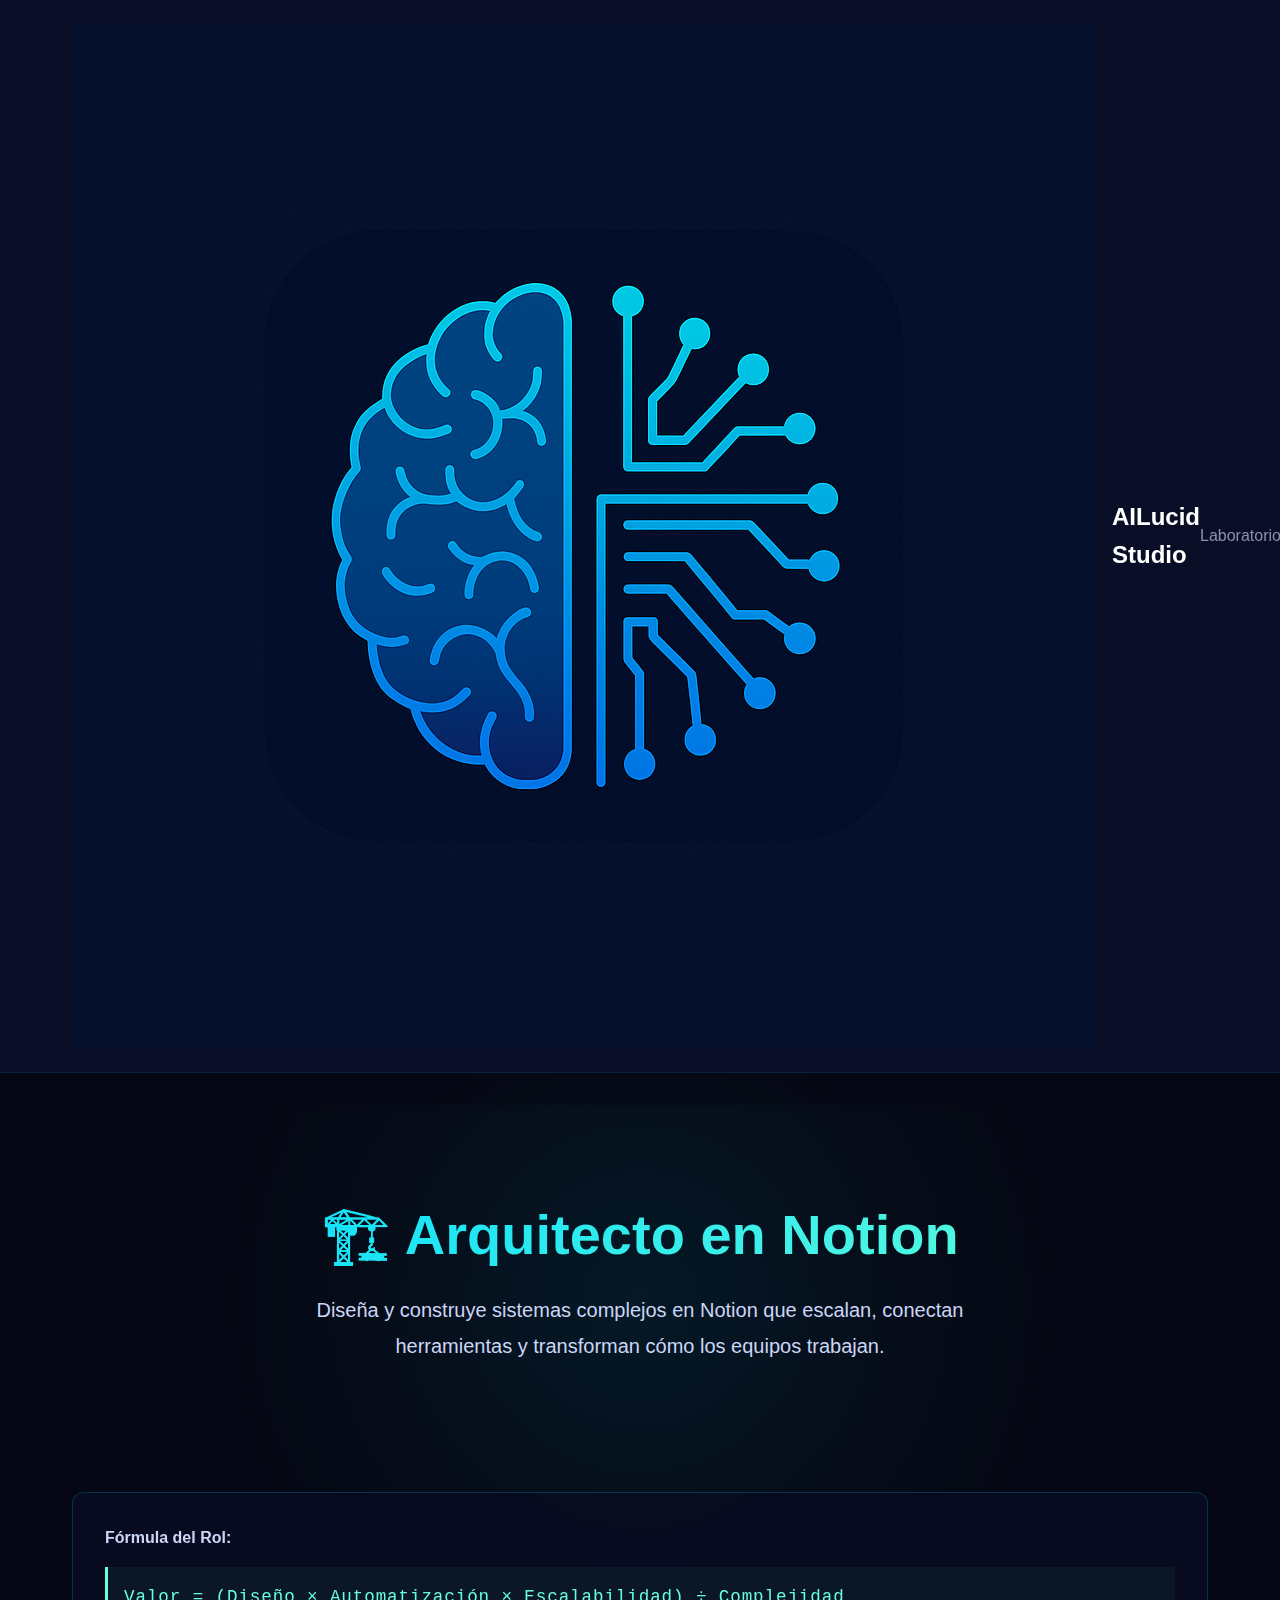
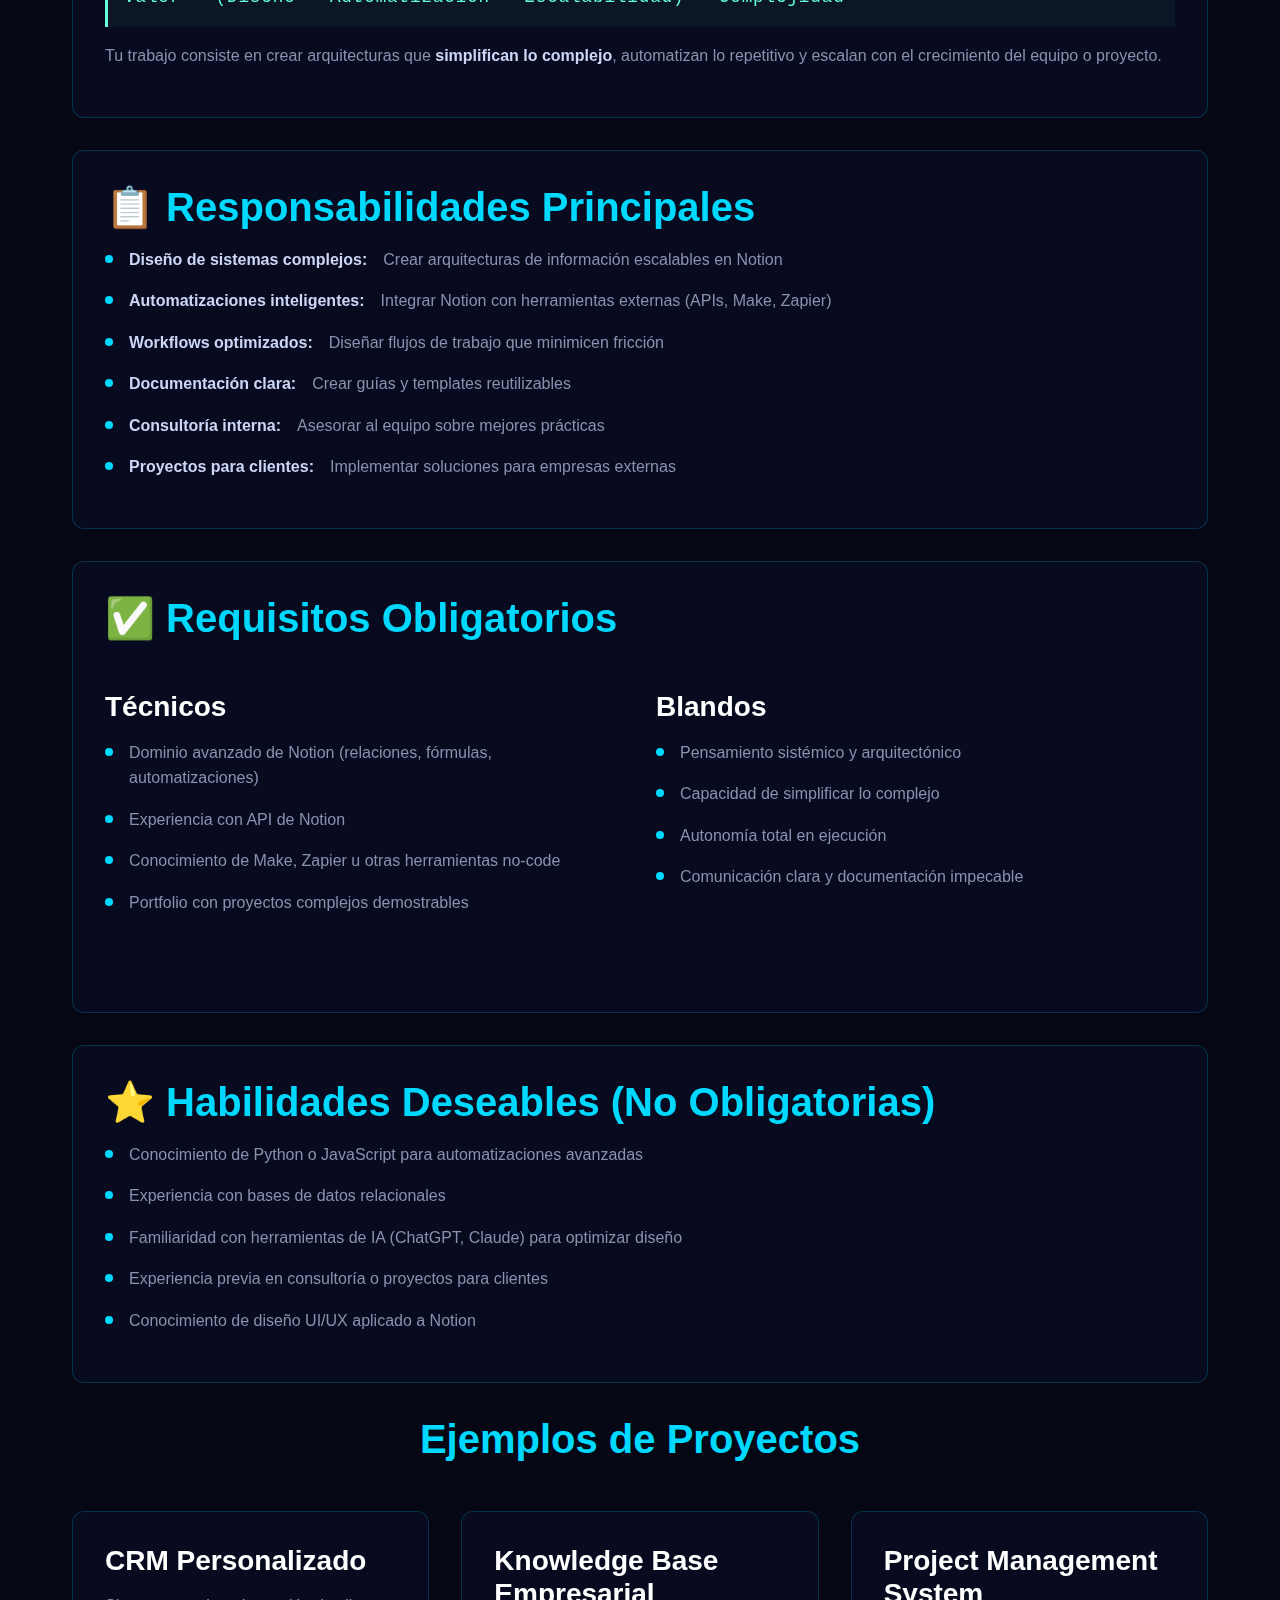
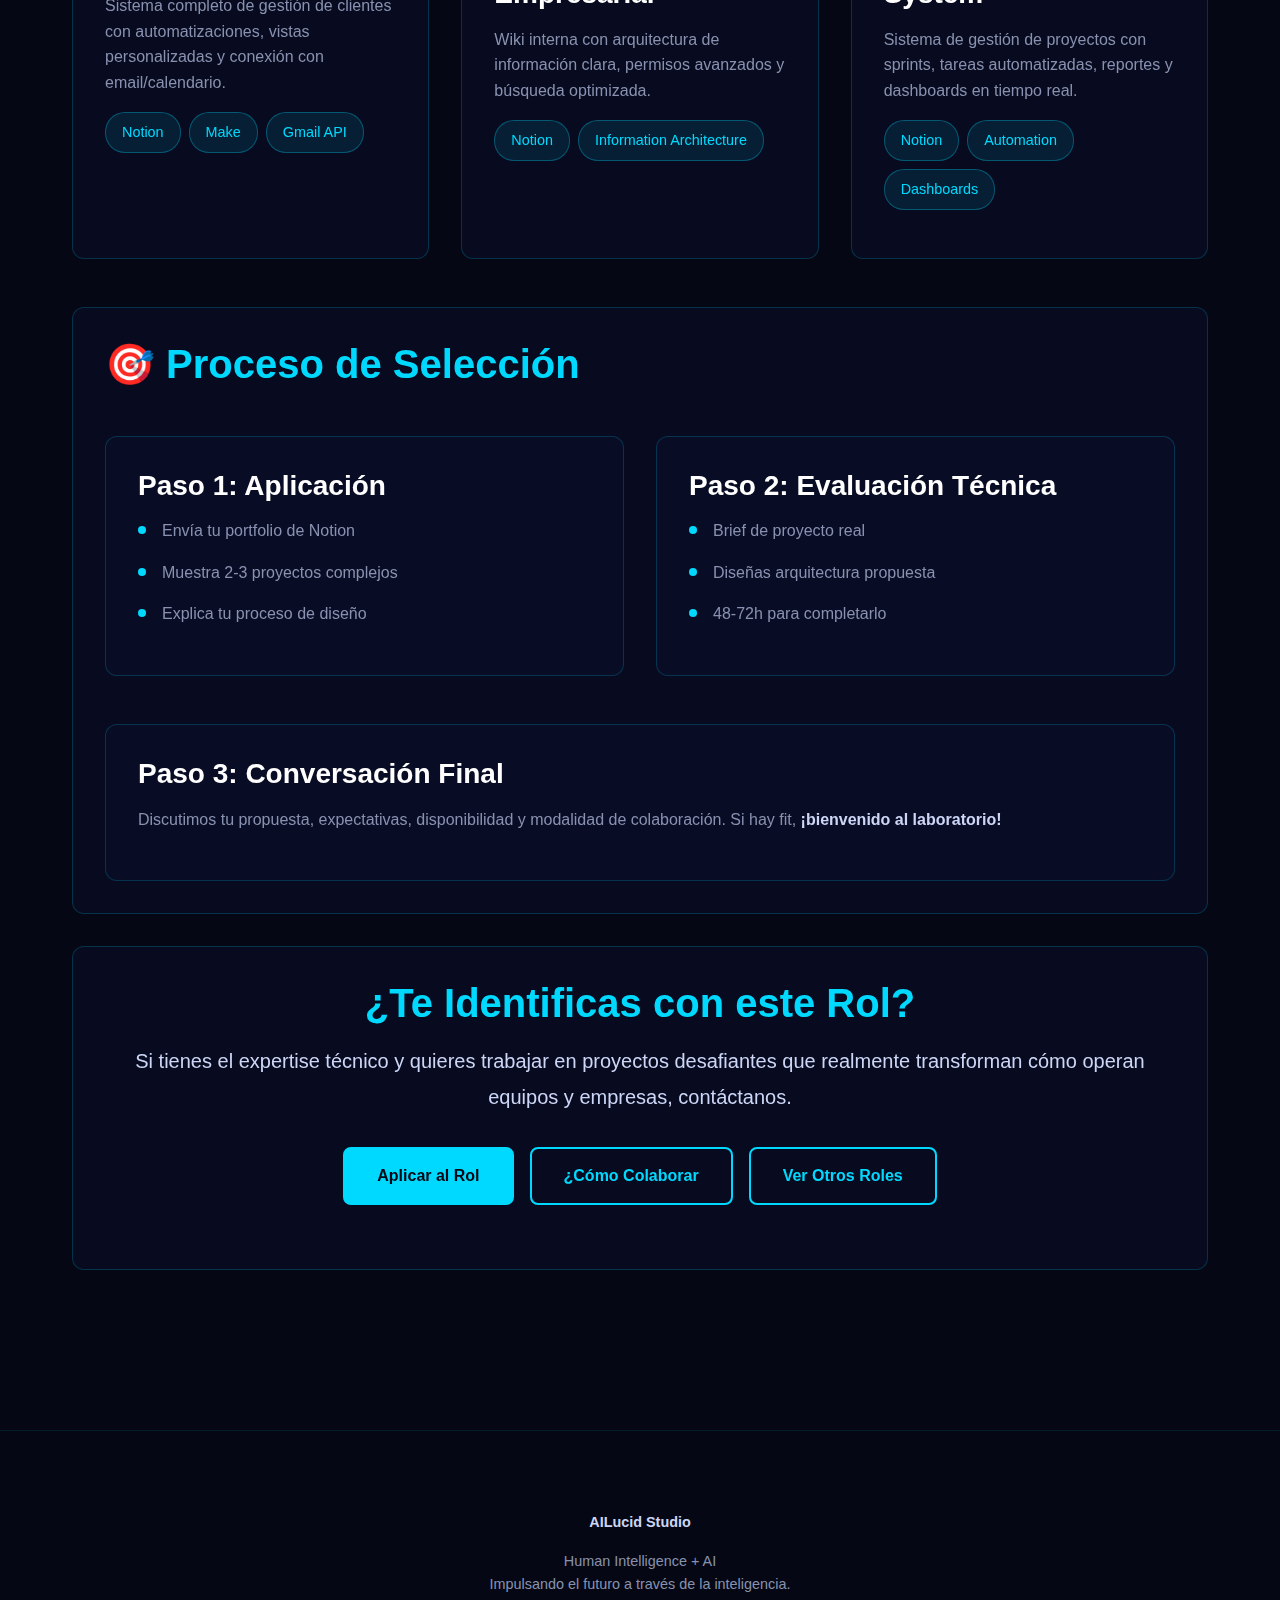
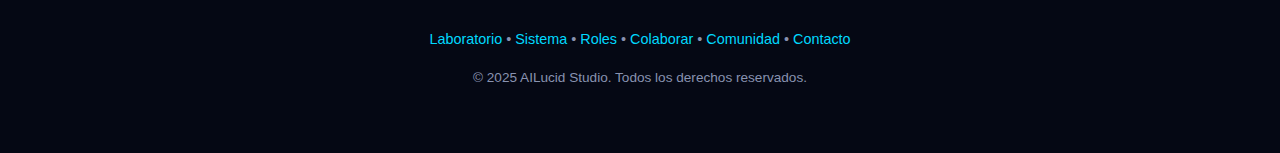
<file: roles/arquitecto-notion.html>
<!DOCTYPE html>
<html lang="es">
  <head>
    <meta charset="utf-8" />
    <meta name="viewport" content="width=device-width, initial-scale=1" />
    <title>Arquitecto en Notion — AILucid Studio</title>
    <meta name="description" content="Únete como Arquitecto en Notion en AILucid Studio. Diseña sistemas complejos, automatizaciones y arquitecturas escalables." />
    <link rel="stylesheet" href="/css/main.css" />
  </head>

  <body>
    <header>
      <div class="wrap">
        <a href="/index.html" class="brand">
          <img src="/assets/Logo.png" alt="AILucid Studio Logo" />
          <span>AILucid Studio</span>
        </a>
        <nav>
          <ul class="nav">
            <li><a href="/laboratorio/index.html">Laboratorio</a></li>
            <li><a href="/sistema/index.html">Sistema</a></li>
            <li><a href="/roles/index.html">Roles</a></li>
            <li><a href="/colaborar/index.html">Colaborar</a></li>
            <li><a href="/comunidad/index.html">Comunidad</a></li>
            <li><a href="#!" onclick="emailModal.open(); return false;">Contacto</a></li>
          </ul>
        </nav>
      </div>
    </header>

    <main class="wrap">
      <section class="hero">
        <h1>🏗️ Arquitecto en Notion</h1>
        <p class="lead">
          Diseña y construye sistemas complejos en Notion que escalan, conectan herramientas 
          y transforman cómo los equipos trabajan.
        </p>
      </section>

      <!-- FÓRMULA DEL ROL -->
      <section>
        <div class="tile">
          <p><strong>Fórmula del Rol:</strong></p>
          <p class="text-spaced">Valor = (Diseño × Automatización × Escalabilidad) ÷ Complejidad</p>
          <p>
            Tu trabajo consiste en crear arquitecturas que <strong>simplifican lo complejo</strong>, 
            automatizan lo repetitivo y escalan con el crecimiento del equipo o proyecto.
          </p>
        </div>
      </section>

      <!-- RESPONSABILIDADES -->
      <section>
        <div class="tile">
          <h2>📋 Responsabilidades Principales</h2>
          <ul class="list">
            <li class="li"><span class="dot"></span><strong>Diseño de sistemas complejos:</strong> Crear arquitecturas de información escalables en Notion</li>
            <li class="li"><span class="dot"></span><strong>Automatizaciones inteligentes:</strong> Integrar Notion con herramientas externas (APIs, Make, Zapier)</li>
            <li class="li"><span class="dot"></span><strong>Workflows optimizados:</strong> Diseñar flujos de trabajo que minimicen fricción</li>
            <li class="li"><span class="dot"></span><strong>Documentación clara:</strong> Crear guías y templates reutilizables</li>
            <li class="li"><span class="dot"></span><strong>Consultoría interna:</strong> Asesorar al equipo sobre mejores prácticas</li>
            <li class="li"><span class="dot"></span><strong>Proyectos para clientes:</strong> Implementar soluciones para empresas externas</li>
          </ul>
        </div>
      </section>

      <!-- REQUISITOS OBLIGATORIOS -->
      <section>
        <div class="tile">
          <h2>✅ Requisitos Obligatorios</h2>
          <div class="cols cols-2">
            <div>
              <h3>Técnicos</h3>
              <ul class="list">
                <li class="li"><span class="dot"></span>Dominio avanzado de Notion (relaciones, fórmulas, automatizaciones)</li>
                <li class="li"><span class="dot"></span>Experiencia con API de Notion</li>
                <li class="li"><span class="dot"></span>Conocimiento de Make, Zapier u otras herramientas no-code</li>
                <li class="li"><span class="dot"></span>Portfolio con proyectos complejos demostrables</li>
              </ul>
            </div>
            <div>
              <h3>Blandos</h3>
              <ul class="list">
                <li class="li"><span class="dot"></span>Pensamiento sistémico y arquitectónico</li>
                <li class="li"><span class="dot"></span>Capacidad de simplificar lo complejo</li>
                <li class="li"><span class="dot"></span>Autonomía total en ejecución</li>
                <li class="li"><span class="dot"></span>Comunicación clara y documentación impecable</li>
              </ul>
            </div>
          </div>
        </div>
      </section>

      <!-- HABILIDADES DESEABLES -->
      <section>
        <div class="tile">
          <h2>⭐ Habilidades Deseables (No Obligatorias)</h2>
          <ul class="list">
            <li class="li"><span class="dot"></span>Conocimiento de Python o JavaScript para automatizaciones avanzadas</li>
            <li class="li"><span class="dot"></span>Experiencia con bases de datos relacionales</li>
            <li class="li"><span class="dot"></span>Familiaridad con herramientas de IA (ChatGPT, Claude) para optimizar diseño</li>
            <li class="li"><span class="dot"></span>Experiencia previa en consultoría o proyectos para clientes</li>
            <li class="li"><span class="dot"></span>Conocimiento de diseño UI/UX aplicado a Notion</li>
          </ul>
        </div>
      </section>

      <!-- PROYECTOS EJEMPLO -->
      <section>
        <h2 class="text-center">Ejemplos de Proyectos</h2>
        <div class="cols">
          <div class="card">
            <h3>CRM Personalizado</h3>
            <p>Sistema completo de gestión de clientes con automatizaciones, vistas personalizadas y conexión con email/calendario.</p>
            <div class="chips">
              <span class="chip">Notion</span>
              <span class="chip">Make</span>
              <span class="chip">Gmail API</span>
            </div>
          </div>

          <div class="card">
            <h3>Knowledge Base Empresarial</h3>
            <p>Wiki interna con arquitectura de información clara, permisos avanzados y búsqueda optimizada.</p>
            <div class="chips">
              <span class="chip">Notion</span>
              <span class="chip">Information Architecture</span>
            </div>
          </div>

          <div class="card">
            <h3>Project Management System</h3>
            <p>Sistema de gestión de proyectos con sprints, tareas automatizadas, reportes y dashboards en tiempo real.</p>
            <div class="chips">
              <span class="chip">Notion</span>
              <span class="chip">Automation</span>
              <span class="chip">Dashboards</span>
            </div>
          </div>
        </div>
      </section>

      <!-- PROCESO DE SELECCIÓN -->
      <section>
        <div class="tile">
          <h2>🎯 Proceso de Selección</h2>
          <div class="cols cols-2">
            <div class="card">
              <h3>Paso 1: Aplicación</h3>
              <ul class="list">
                <li class="li"><span class="dot"></span>Envía tu portfolio de Notion</li>
                <li class="li"><span class="dot"></span>Muestra 2-3 proyectos complejos</li>
                <li class="li"><span class="dot"></span>Explica tu proceso de diseño</li>
              </ul>
            </div>
            <div class="card">
              <h3>Paso 2: Evaluación Técnica</h3>
              <ul class="list">
                <li class="li"><span class="dot"></span>Brief de proyecto real</li>
                <li class="li"><span class="dot"></span>Diseñas arquitectura propuesta</li>
                <li class="li"><span class="dot"></span>48-72h para completarlo</li>
              </ul>
            </div>
          </div>
          <div class="card" style="margin-top: 2rem;">
            <h3>Paso 3: Conversación Final</h3>
            <p>
              Discutimos tu propuesta, expectativas, disponibilidad y modalidad de colaboración. 
              Si hay fit, <strong>¡bienvenido al laboratorio!</strong>
            </p>
          </div>
        </div>
      </section>

      <!-- CTA -->
      <section>
        <div class="tile text-center">
          <h2>¿Te Identificas con este Rol?</h2>
          <p class="lead">
            Si tienes el expertise técnico y quieres trabajar en proyectos desafiantes 
            que realmente transforman cómo operan equipos y empresas, contáctanos.
          </p>
          <div class="cta-row">
            <a href="#!" onclick="emailModal.open(); return false;" class="btn primary">Aplicar al Rol</a>
            <a href="/colaborar/index.html" class="btn">¿Cómo Colaborar</a>
            <a href="/roles/index.html" class="btn">Ver Otros Roles</a>
          </div>
        </div>
      </section>
    </main>

    <footer>
      <div class="wrap">
        <p><strong>AILucid Studio</strong></p>
        <p>Human Intelligence + AI<br>Impulsando el futuro a través de la inteligencia.</p>
        <p style="margin-top: 2rem;">
          <a href="/laboratorio/index.html">Laboratorio</a> • 
          <a href="/sistema/index.html">Sistema</a> • 
          <a href="/roles/index.html">Roles</a> • 
          <a href="/colaborar/index.html">Colaborar</a> • 
          <a href="/comunidad/index.html">Comunidad</a> • 
          <a href="#!" onclick="emailModal.open(); return false;">Contacto</a>
        </p>
        <p style="margin-top: 1rem; font-size: 0.85rem; color: var(--gray);">
          © 2025 AILucid Studio. Todos los derechos reservados.
        </p>
      </div>
    </footer>

    <script src="/js/main.js"></script>
  </body>
</html>
</file>
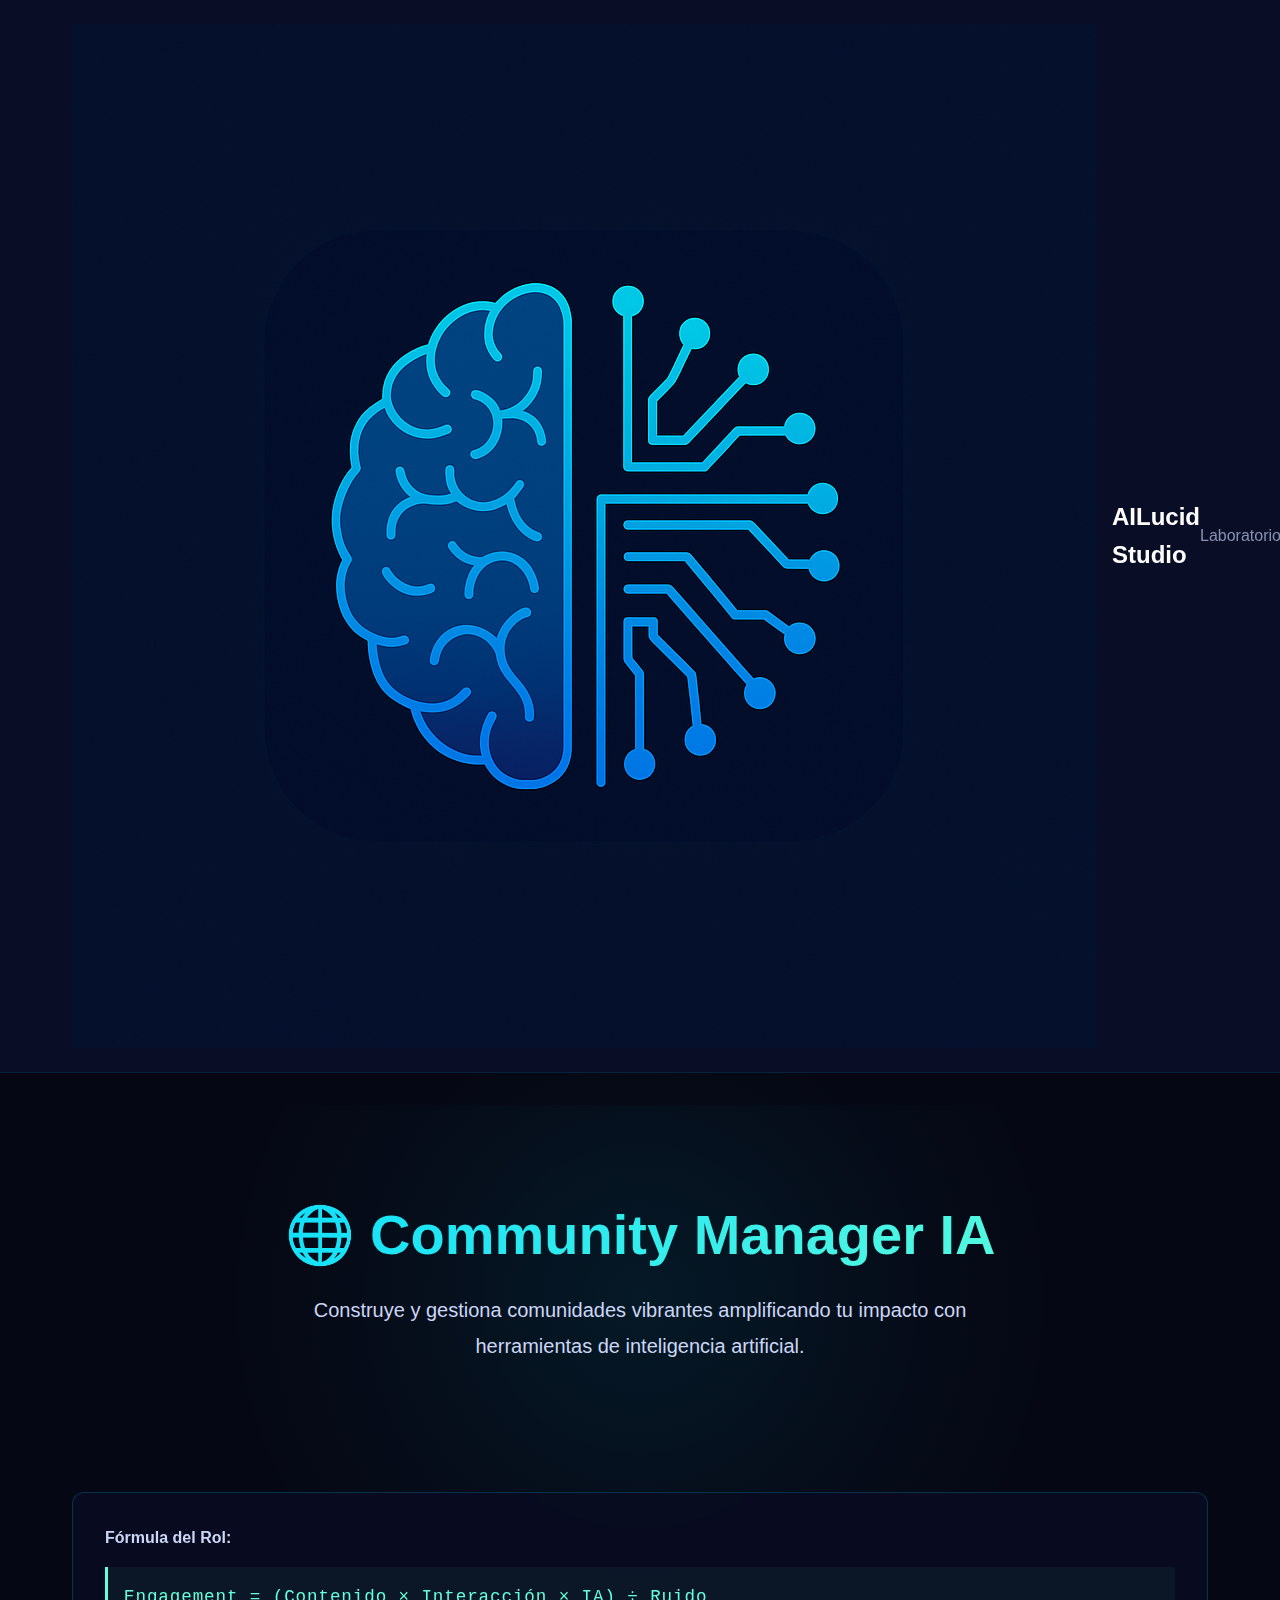
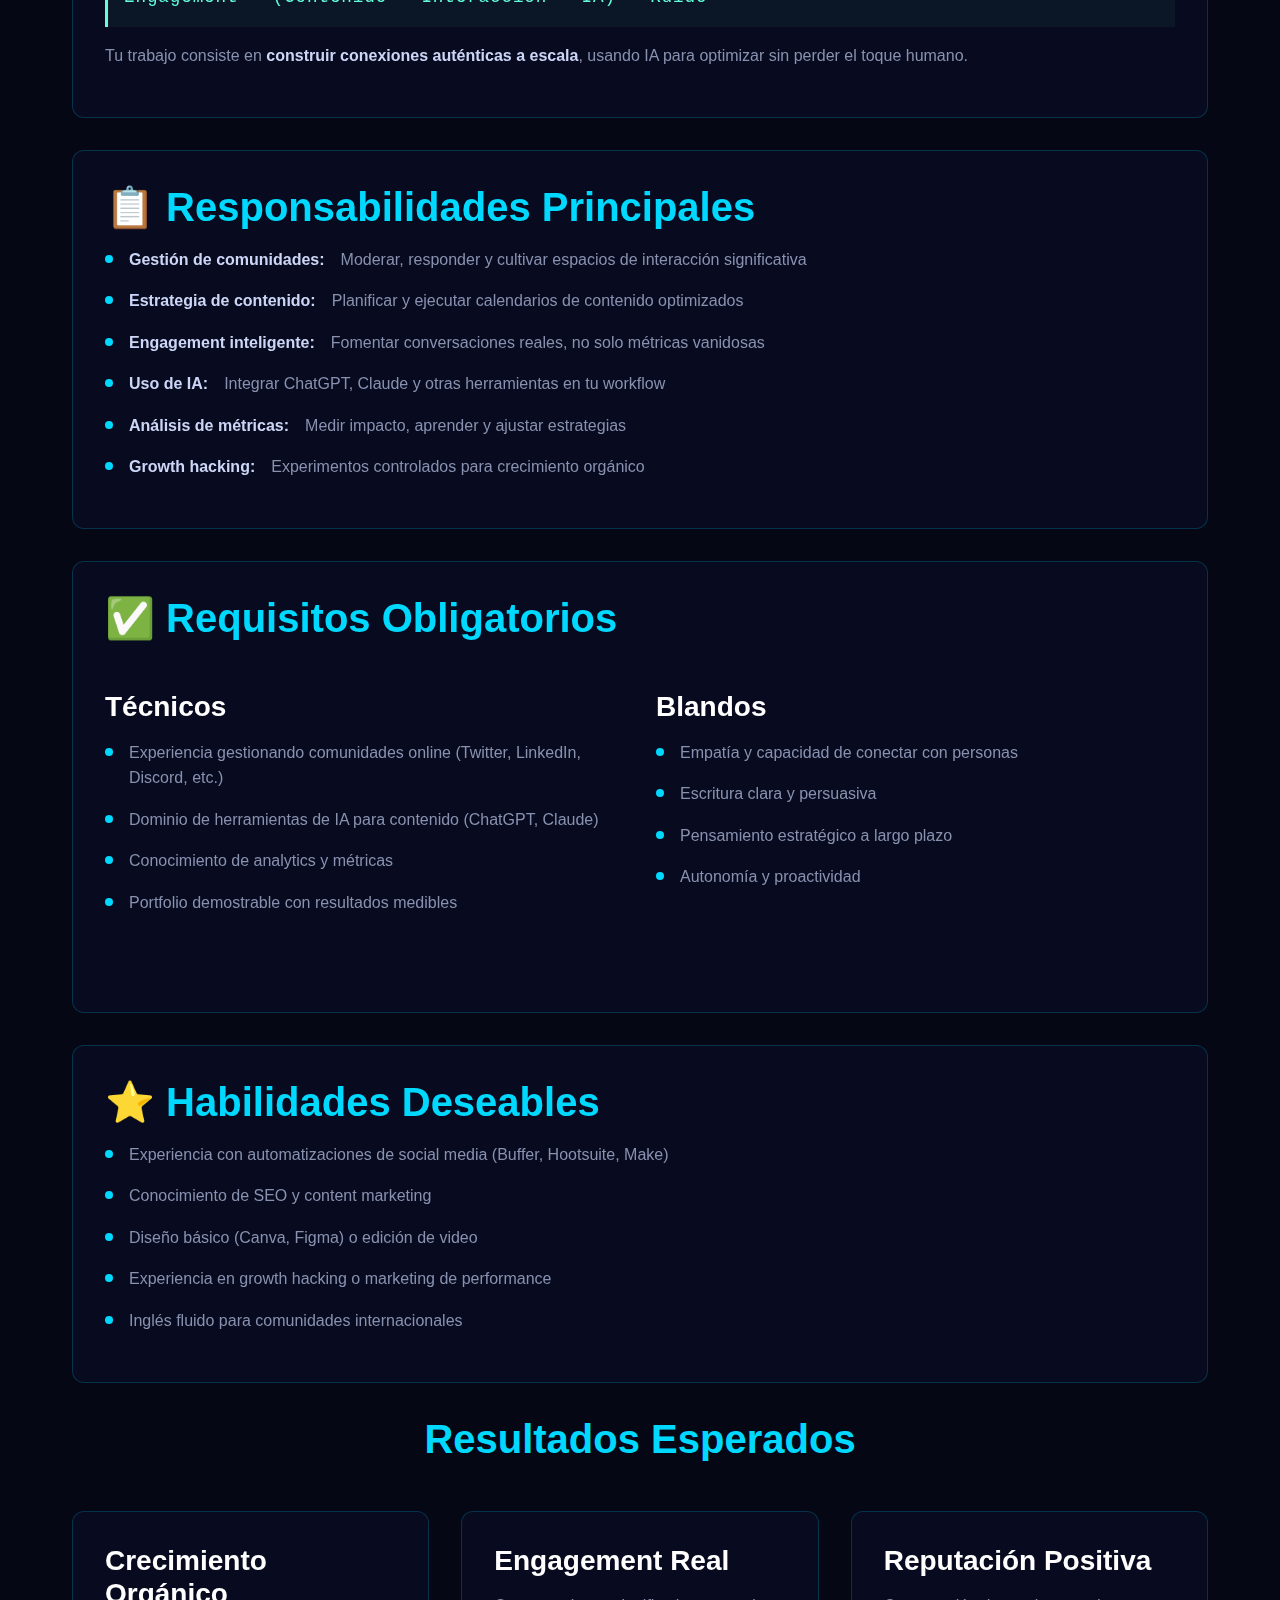
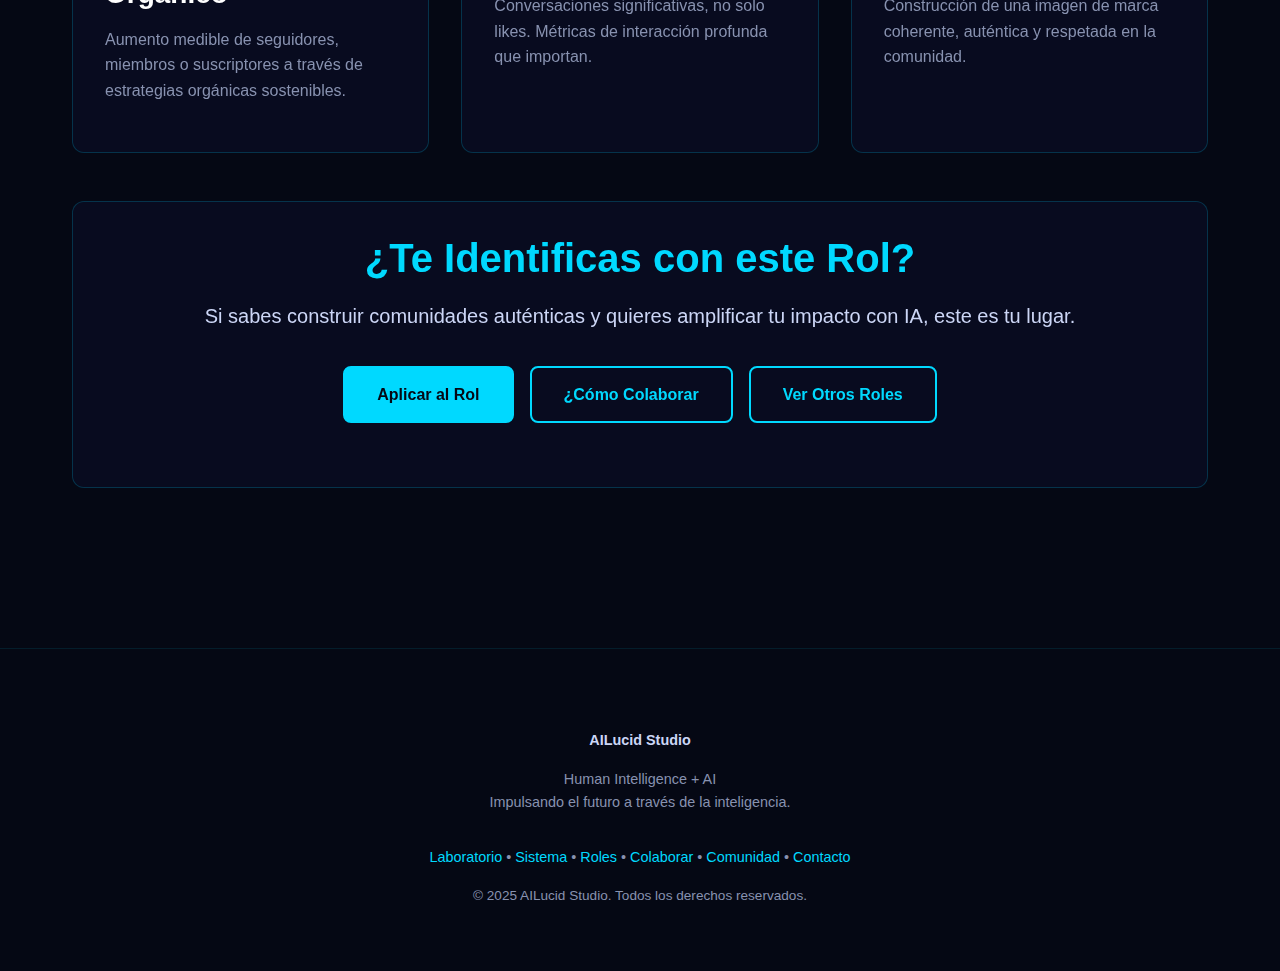
<file: roles/community-manager-ia.html>
<!DOCTYPE html>
<html lang="es">
  <head>
    <meta charset="utf-8" />
    <meta name="viewport" content="width=device-width, initial-scale=1" />
    <title>Community Manager IA — AILucid Studio</title>
    <meta name="description" content="Únete como Community Manager IA en AILucid Studio. Gestiona comunidades con herramientas de IA y estrategias de crecimiento orgánico." />
    <link rel="stylesheet" href="/css/main.css" />
  </head>

  <body>
    <header>
      <div class="wrap">
        <a href="/index.html" class="brand">
          <img src="/assets/Logo.png" alt="AILucid Studio Logo" />
          <span>AILucid Studio</span>
        </a>
        <nav>
          <ul class="nav">
            <li><a href="/laboratorio/index.html">Laboratorio</a></li>
            <li><a href="/sistema/index.html">Sistema</a></li>
            <li><a href="/roles/index.html">Roles</a></li>
            <li><a href="/colaborar/index.html">Colaborar</a></li>
            <li><a href="/comunidad/index.html">Comunidad</a></li>
            <li><a href="#!" onclick="emailModal.open(); return false;">Contacto</a></li>
          </ul>
        </nav>
      </div>
    </header>

    <main class="wrap">
      <section class="hero">
        <h1>🌐 Community Manager IA</h1>
        <p class="lead">
          Construye y gestiona comunidades vibrantes amplificando tu impacto 
          con herramientas de inteligencia artificial.
        </p>
      </section>

      <section>
        <div class="tile">
          <p><strong>Fórmula del Rol:</strong></p>
          <p class="text-spaced">Engagement = (Contenido × Interacción × IA) ÷ Ruido</p>
          <p>
            Tu trabajo consiste en <strong>construir conexiones auténticas a escala</strong>, 
            usando IA para optimizar sin perder el toque humano.
          </p>
        </div>
      </section>

      <section>
        <div class="tile">
          <h2>📋 Responsabilidades Principales</h2>
          <ul class="list">
            <li class="li"><span class="dot"></span><strong>Gestión de comunidades:</strong> Moderar, responder y cultivar espacios de interacción significativa</li>
            <li class="li"><span class="dot"></span><strong>Estrategia de contenido:</strong> Planificar y ejecutar calendarios de contenido optimizados</li>
            <li class="li"><span class="dot"></span><strong>Engagement inteligente:</strong> Fomentar conversaciones reales, no solo métricas vanidosas</li>
            <li class="li"><span class="dot"></span><strong>Uso de IA:</strong> Integrar ChatGPT, Claude y otras herramientas en tu workflow</li>
            <li class="li"><span class="dot"></span><strong>Análisis de métricas:</strong> Medir impacto, aprender y ajustar estrategias</li>
            <li class="li"><span class="dot"></span><strong>Growth hacking:</strong> Experimentos controlados para crecimiento orgánico</li>
          </ul>
        </div>
      </section>

      <section>
        <div class="tile">
          <h2>✅ Requisitos Obligatorios</h2>
          <div class="cols cols-2">
            <div>
              <h3>Técnicos</h3>
              <ul class="list">
                <li class="li"><span class="dot"></span>Experiencia gestionando comunidades online (Twitter, LinkedIn, Discord, etc.)</li>
                <li class="li"><span class="dot"></span>Dominio de herramientas de IA para contenido (ChatGPT, Claude)</li>
                <li class="li"><span class="dot"></span>Conocimiento de analytics y métricas</li>
                <li class="li"><span class="dot"></span>Portfolio demostrable con resultados medibles</li>
              </ul>
            </div>
            <div>
              <h3>Blandos</h3>
              <ul class="list">
                <li class="li"><span class="dot"></span>Empatía y capacidad de conectar con personas</li>
                <li class="li"><span class="dot"></span>Escritura clara y persuasiva</li>
                <li class="li"><span class="dot"></span>Pensamiento estratégico a largo plazo</li>
                <li class="li"><span class="dot"></span>Autonomía y proactividad</li>
              </ul>
            </div>
          </div>
        </div>
      </section>

      <section>
        <div class="tile">
          <h2>⭐ Habilidades Deseables</h2>
          <ul class="list">
            <li class="li"><span class="dot"></span>Experiencia con automatizaciones de social media (Buffer, Hootsuite, Make)</li>
            <li class="li"><span class="dot"></span>Conocimiento de SEO y content marketing</li>
            <li class="li"><span class="dot"></span>Diseño básico (Canva, Figma) o edición de video</li>
            <li class="li"><span class="dot"></span>Experiencia en growth hacking o marketing de performance</li>
            <li class="li"><span class="dot"></span>Inglés fluido para comunidades internacionales</li>
          </ul>
        </div>
      </section>

      <section>
        <h2 class="text-center">Resultados Esperados</h2>
        <div class="cols cols-3">
          <div class="card">
            <h3>Crecimiento Orgánico</h3>
            <p>Aumento medible de seguidores, miembros o suscriptores a través de estrategias orgánicas sostenibles.</p>
          </div>
          <div class="card">
            <h3>Engagement Real</h3>
            <p>Conversaciones significativas, no solo likes. Métricas de interacción profunda que importan.</p>
          </div>
          <div class="card">
            <h3>Reputación Positiva</h3>
            <p>Construcción de una imagen de marca coherente, auténtica y respetada en la comunidad.</p>
          </div>
        </div>
      </section>

      <section>
        <div class="tile text-center">
          <h2>¿Te Identificas con este Rol?</h2>
          <p class="lead">
            Si sabes construir comunidades auténticas y quieres amplificar tu impacto 
            con IA, este es tu lugar.
          </p>
          <div class="cta-row">
            <a href="#!" onclick="emailModal.open(); return false;" class="btn primary">Aplicar al Rol</a>
            <a href="/colaborar/index.html" class="btn">¿Cómo Colaborar</a>
            <a href="/roles/index.html" class="btn">Ver Otros Roles</a>
          </div>
        </div>
      </section>
    </main>

    <footer>
      <div class="wrap">
        <p><strong>AILucid Studio</strong></p>
        <p>Human Intelligence + AI<br>Impulsando el futuro a través de la inteligencia.</p>
        <p style="margin-top: 2rem;">
          <a href="/laboratorio/index.html">Laboratorio</a> • 
          <a href="/sistema/index.html">Sistema</a> • 
          <a href="/roles/index.html">Roles</a> • 
          <a href="/colaborar/index.html">Colaborar</a> • 
          <a href="/comunidad/index.html">Comunidad</a> • 
          <a href="#!" onclick="emailModal.open(); return false;">Contacto</a>
        </p>
        <p style="margin-top: 1rem; font-size: 0.85rem; color: var(--gray);">
          © 2025 AILucid Studio. Todos los derechos reservados.
        </p>
      </div>
    </footer>

    <script src="/js/main.js"></script>
  </body>
</html>
</file>
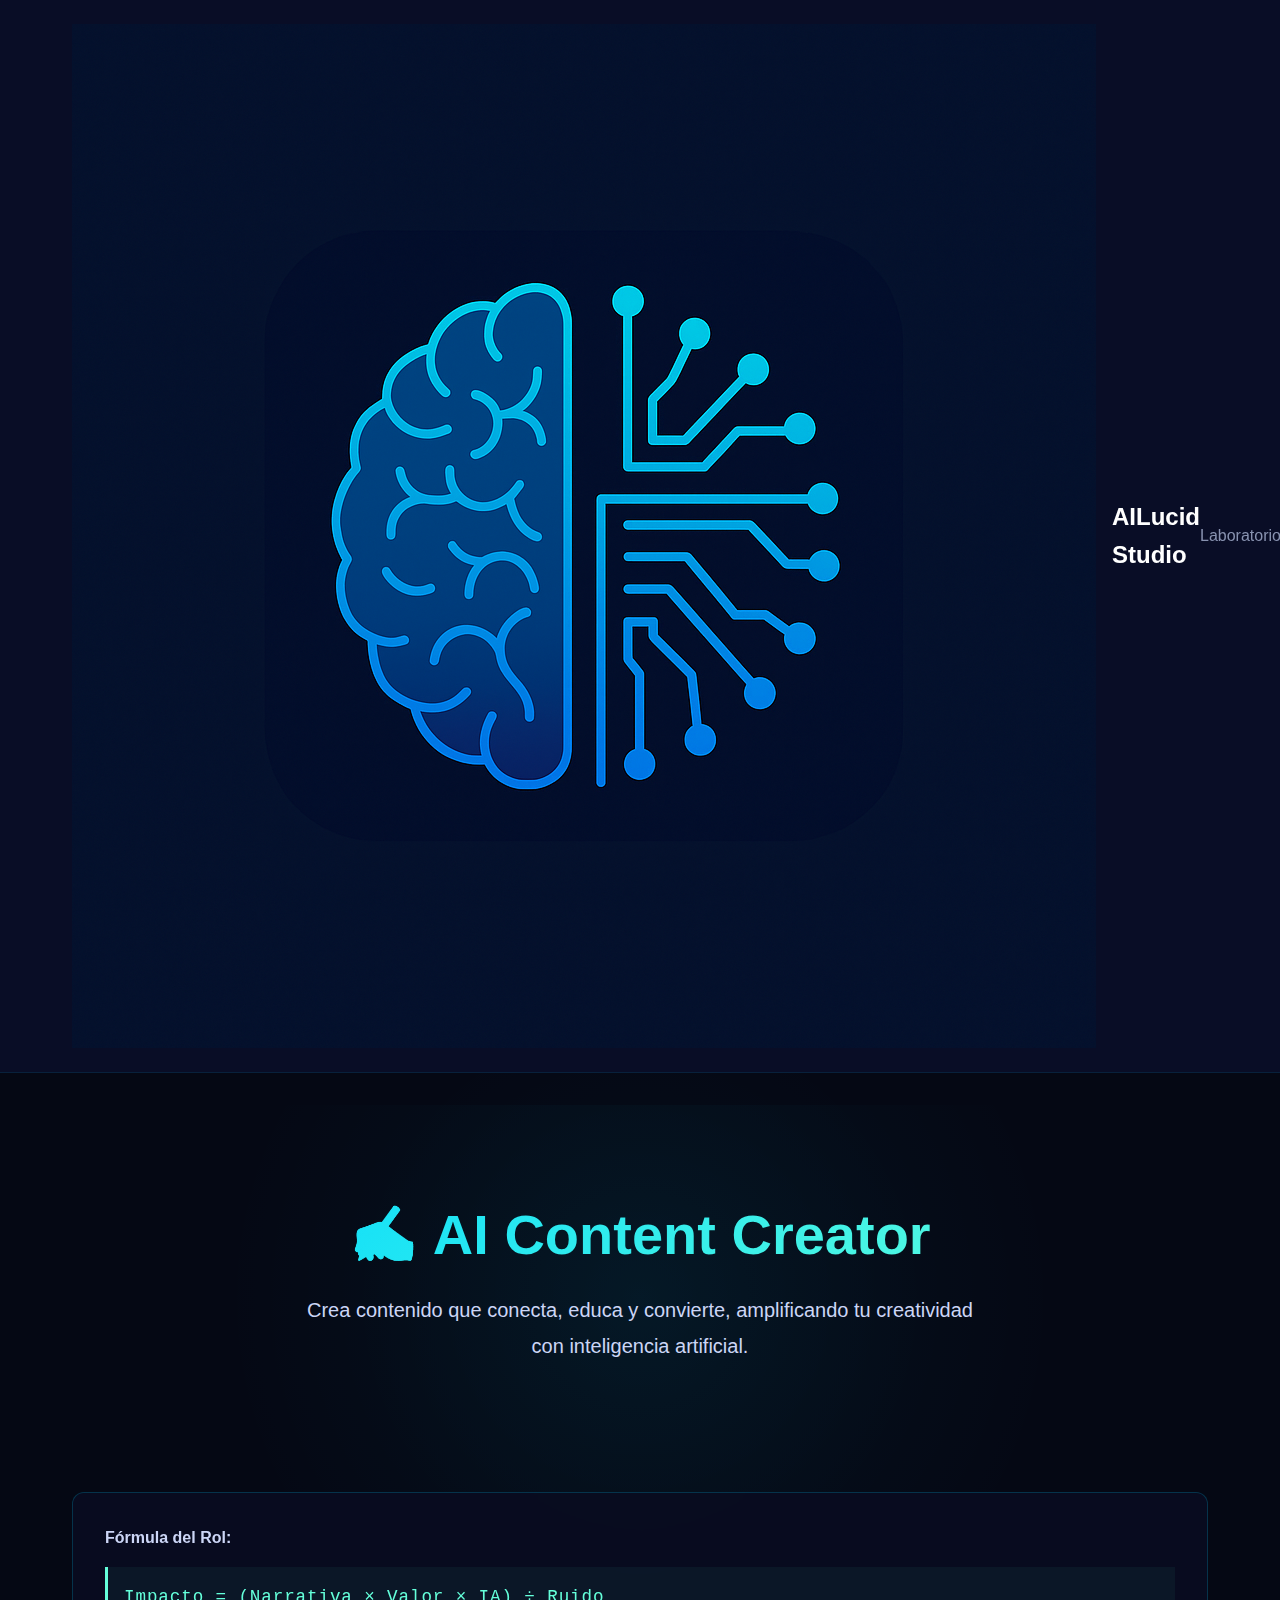
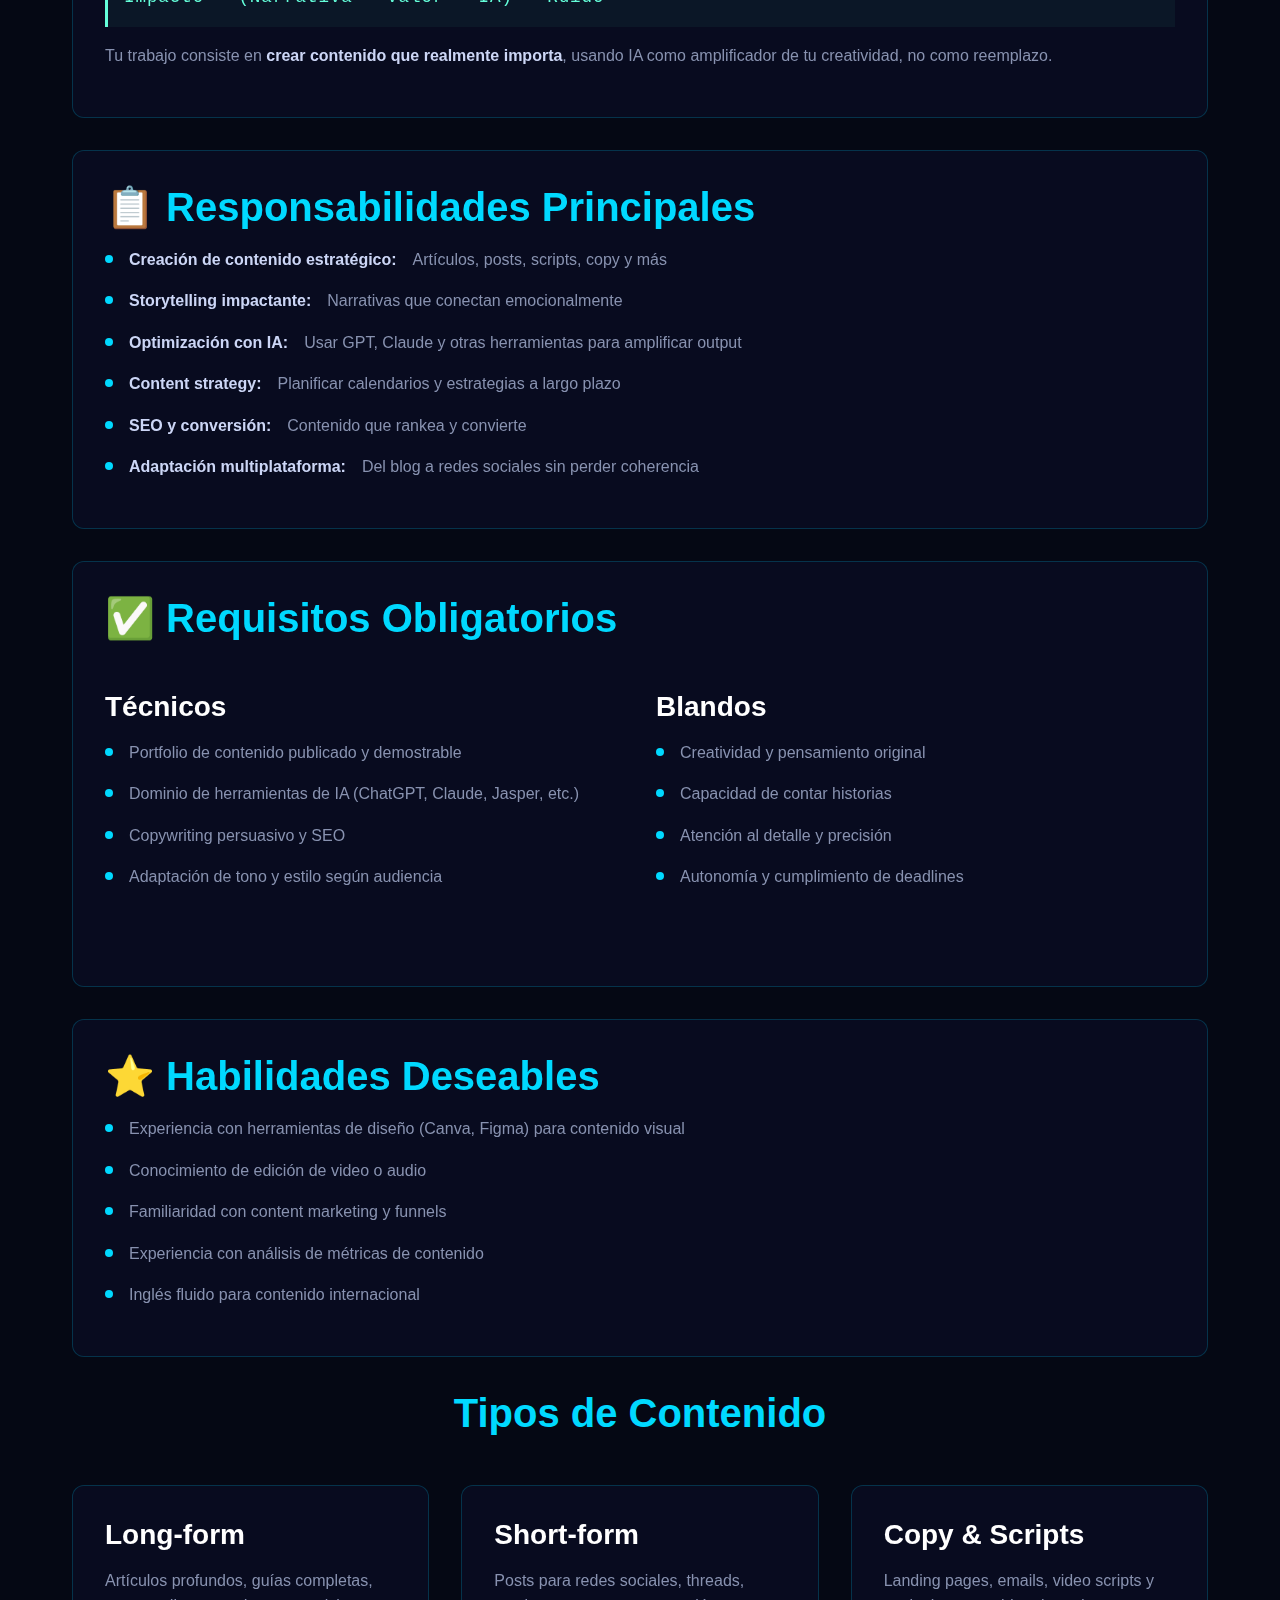
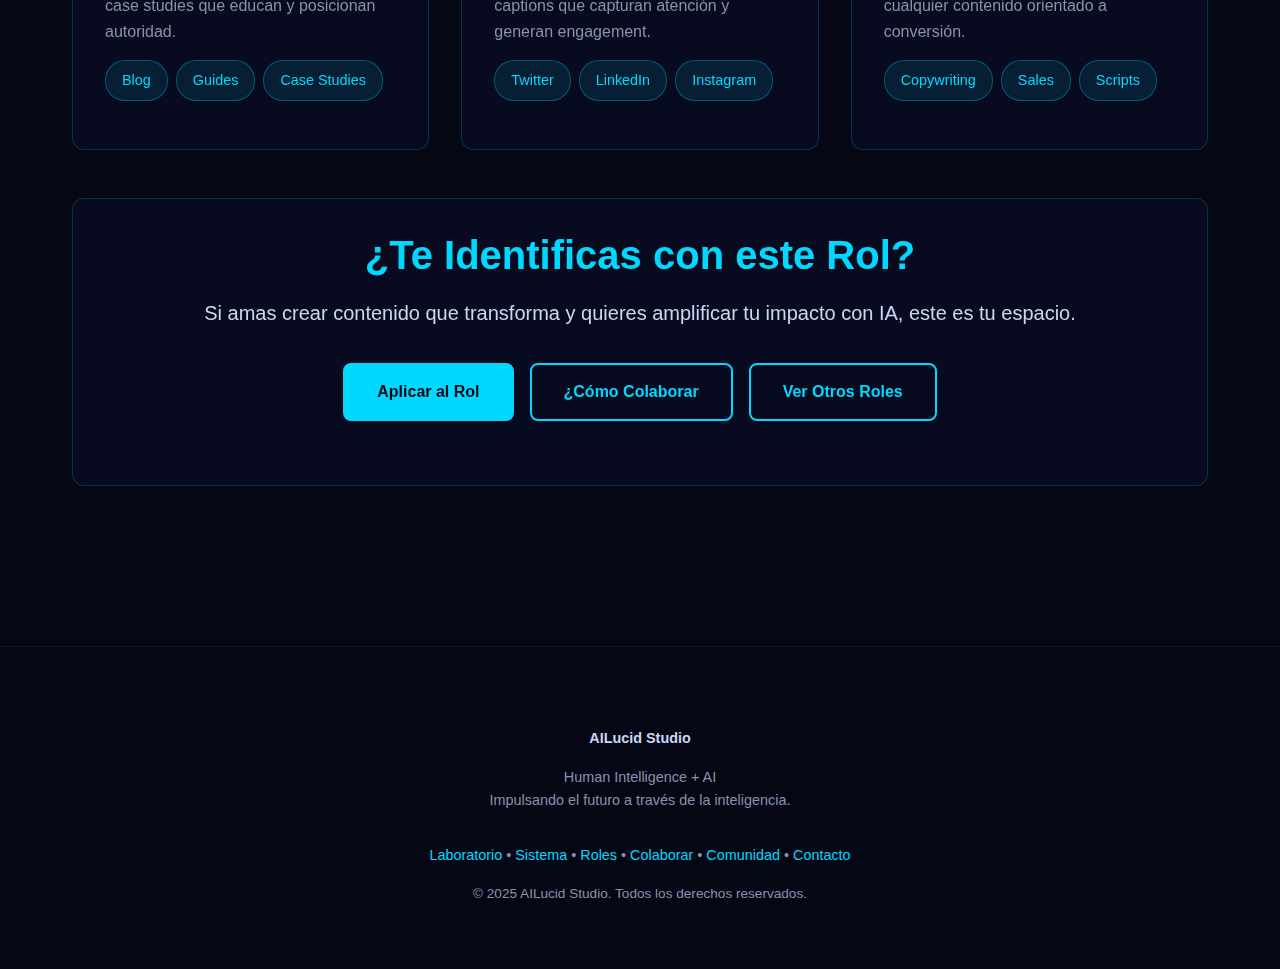
<file: roles/content-creator-ia.html>
<!DOCTYPE html>
<html lang="es">
  <head>
    <meta charset="utf-8" />
    <meta name="viewport" content="width=device-width, initial-scale=1" />
    <title>AI Content Creator — AILucid Studio</title>
    <meta name="description" content="Únete como AI Content Creator en AILucid Studio. Crea contenido impactante amplificado por inteligencia artificial." />
    <link rel="stylesheet" href="/css/main.css" />
  </head>

  <body>
    <header>
      <div class="wrap">
        <a href="/index.html" class="brand">
          <img src="/assets/Logo.png" alt="AILucid Studio Logo" />
          <span>AILucid Studio</span>
        </a>
        <nav>
          <ul class="nav">
            <li><a href="/laboratorio/index.html">Laboratorio</a></li>
            <li><a href="/sistema/index.html">Sistema</a></li>
            <li><a href="/roles/index.html">Roles</a></li>
            <li><a href="/colaborar/index.html">Colaborar</a></li>
            <li><a href="/comunidad/index.html">Comunidad</a></li>
            <li><a href="#!" onclick="emailModal.open(); return false;">Contacto</a></li>
          </ul>
        </nav>
      </div>
    </header>

    <main class="wrap">
      <section class="hero">
        <h1>✍️ AI Content Creator</h1>
        <p class="lead">
          Crea contenido que conecta, educa y convierte, amplificando tu creatividad 
          con inteligencia artificial.
        </p>
      </section>

      <section>
        <div class="tile">
          <p><strong>Fórmula del Rol:</strong></p>
          <p class="text-spaced">Impacto = (Narrativa × Valor × IA) ÷ Ruido</p>
          <p>
            Tu trabajo consiste en <strong>crear contenido que realmente importa</strong>, 
            usando IA como amplificador de tu creatividad, no como reemplazo.
          </p>
        </div>
      </section>

      <section>
        <div class="tile">
          <h2>📋 Responsabilidades Principales</h2>
          <ul class="list">
            <li class="li"><span class="dot"></span><strong>Creación de contenido estratégico:</strong> Artículos, posts, scripts, copy y más</li>
            <li class="li"><span class="dot"></span><strong>Storytelling impactante:</strong> Narrativas que conectan emocionalmente</li>
            <li class="li"><span class="dot"></span><strong>Optimización con IA:</strong> Usar GPT, Claude y otras herramientas para amplificar output</li>
            <li class="li"><span class="dot"></span><strong>Content strategy:</strong> Planificar calendarios y estrategias a largo plazo</li>
            <li class="li"><span class="dot"></span><strong>SEO y conversión:</strong> Contenido que rankea y convierte</li>
            <li class="li"><span class="dot"></span><strong>Adaptación multiplataforma:</strong> Del blog a redes sociales sin perder coherencia</li>
          </ul>
        </div>
      </section>

      <section>
        <div class="tile">
          <h2>✅ Requisitos Obligatorios</h2>
          <div class="cols cols-2">
            <div>
              <h3>Técnicos</h3>
              <ul class="list">
                <li class="li"><span class="dot"></span>Portfolio de contenido publicado y demostrable</li>
                <li class="li"><span class="dot"></span>Dominio de herramientas de IA (ChatGPT, Claude, Jasper, etc.)</li>
                <li class="li"><span class="dot"></span>Copywriting persuasivo y SEO</li>
                <li class="li"><span class="dot"></span>Adaptación de tono y estilo según audiencia</li>
              </ul>
            </div>
            <div>
              <h3>Blandos</h3>
              <ul class="list">
                <li class="li"><span class="dot"></span>Creatividad y pensamiento original</li>
                <li class="li"><span class="dot"></span>Capacidad de contar historias</li>
                <li class="li"><span class="dot"></span>Atención al detalle y precisión</li>
                <li class="li"><span class="dot"></span>Autonomía y cumplimiento de deadlines</li>
              </ul>
            </div>
          </div>
        </div>
      </section>

      <section>
        <div class="tile">
          <h2>⭐ Habilidades Deseables</h2>
          <ul class="list">
            <li class="li"><span class="dot"></span>Experiencia con herramientas de diseño (Canva, Figma) para contenido visual</li>
            <li class="li"><span class="dot"></span>Conocimiento de edición de video o audio</li>
            <li class="li"><span class="dot"></span>Familiaridad con content marketing y funnels</li>
            <li class="li"><span class="dot"></span>Experiencia con análisis de métricas de contenido</li>
            <li class="li"><span class="dot"></span>Inglés fluido para contenido internacional</li>
          </ul>
        </div>
      </section>

      <section>
        <h2 class="text-center">Tipos de Contenido</h2>
        <div class="cols">
          <div class="card">
            <h3>Long-form</h3>
            <p>Artículos profundos, guías completas, case studies que educan y posicionan autoridad.</p>
            <div class="chips">
              <span class="chip">Blog</span>
              <span class="chip">Guides</span>
              <span class="chip">Case Studies</span>
            </div>
          </div>

          <div class="card">
            <h3>Short-form</h3>
            <p>Posts para redes sociales, threads, captions que capturan atención y generan engagement.</p>
            <div class="chips">
              <span class="chip">Twitter</span>
              <span class="chip">LinkedIn</span>
              <span class="chip">Instagram</span>
            </div>
          </div>

          <div class="card">
            <h3>Copy & Scripts</h3>
            <p>Landing pages, emails, video scripts y cualquier contenido orientado a conversión.</p>
            <div class="chips">
              <span class="chip">Copywriting</span>
              <span class="chip">Sales</span>
              <span class="chip">Scripts</span>
            </div>
          </div>
        </div>
      </section>

      <section>
        <div class="tile text-center">
          <h2>¿Te Identificas con este Rol?</h2>
          <p class="lead">
            Si amas crear contenido que transforma y quieres amplificar tu impacto 
            con IA, este es tu espacio.
          </p>
          <div class="cta-row">
            <a href="#!" onclick="emailModal.open(); return false;" class="btn primary">Aplicar al Rol</a>
            <a href="/colaborar/index.html" class="btn">¿Cómo Colaborar</a>
            <a href="/roles/index.html" class="btn">Ver Otros Roles</a>
          </div>
        </div>
      </section>
    </main>

    <footer>
      <div class="wrap">
        <p><strong>AILucid Studio</strong></p>
        <p>Human Intelligence + AI<br>Impulsando el futuro a través de la inteligencia.</p>
        <p style="margin-top: 2rem;">
          <a href="/laboratorio/index.html">Laboratorio</a> • 
          <a href="/sistema/index.html">Sistema</a> • 
          <a href="/roles/index.html">Roles</a> • 
          <a href="/colaborar/index.html">Colaborar</a> • 
          <a href="/comunidad/index.html">Comunidad</a> • 
          <a href="#!" onclick="emailModal.open(); return false;">Contacto</a>
        </p>
        <p style="margin-top: 1rem; font-size: 0.85rem; color: var(--gray);">
          © 2025 AILucid Studio. Todos los derechos reservados.
        </p>
      </div>
    </footer>

    <script src="/js/main.js"></script>
  </body>
</html>
</file>
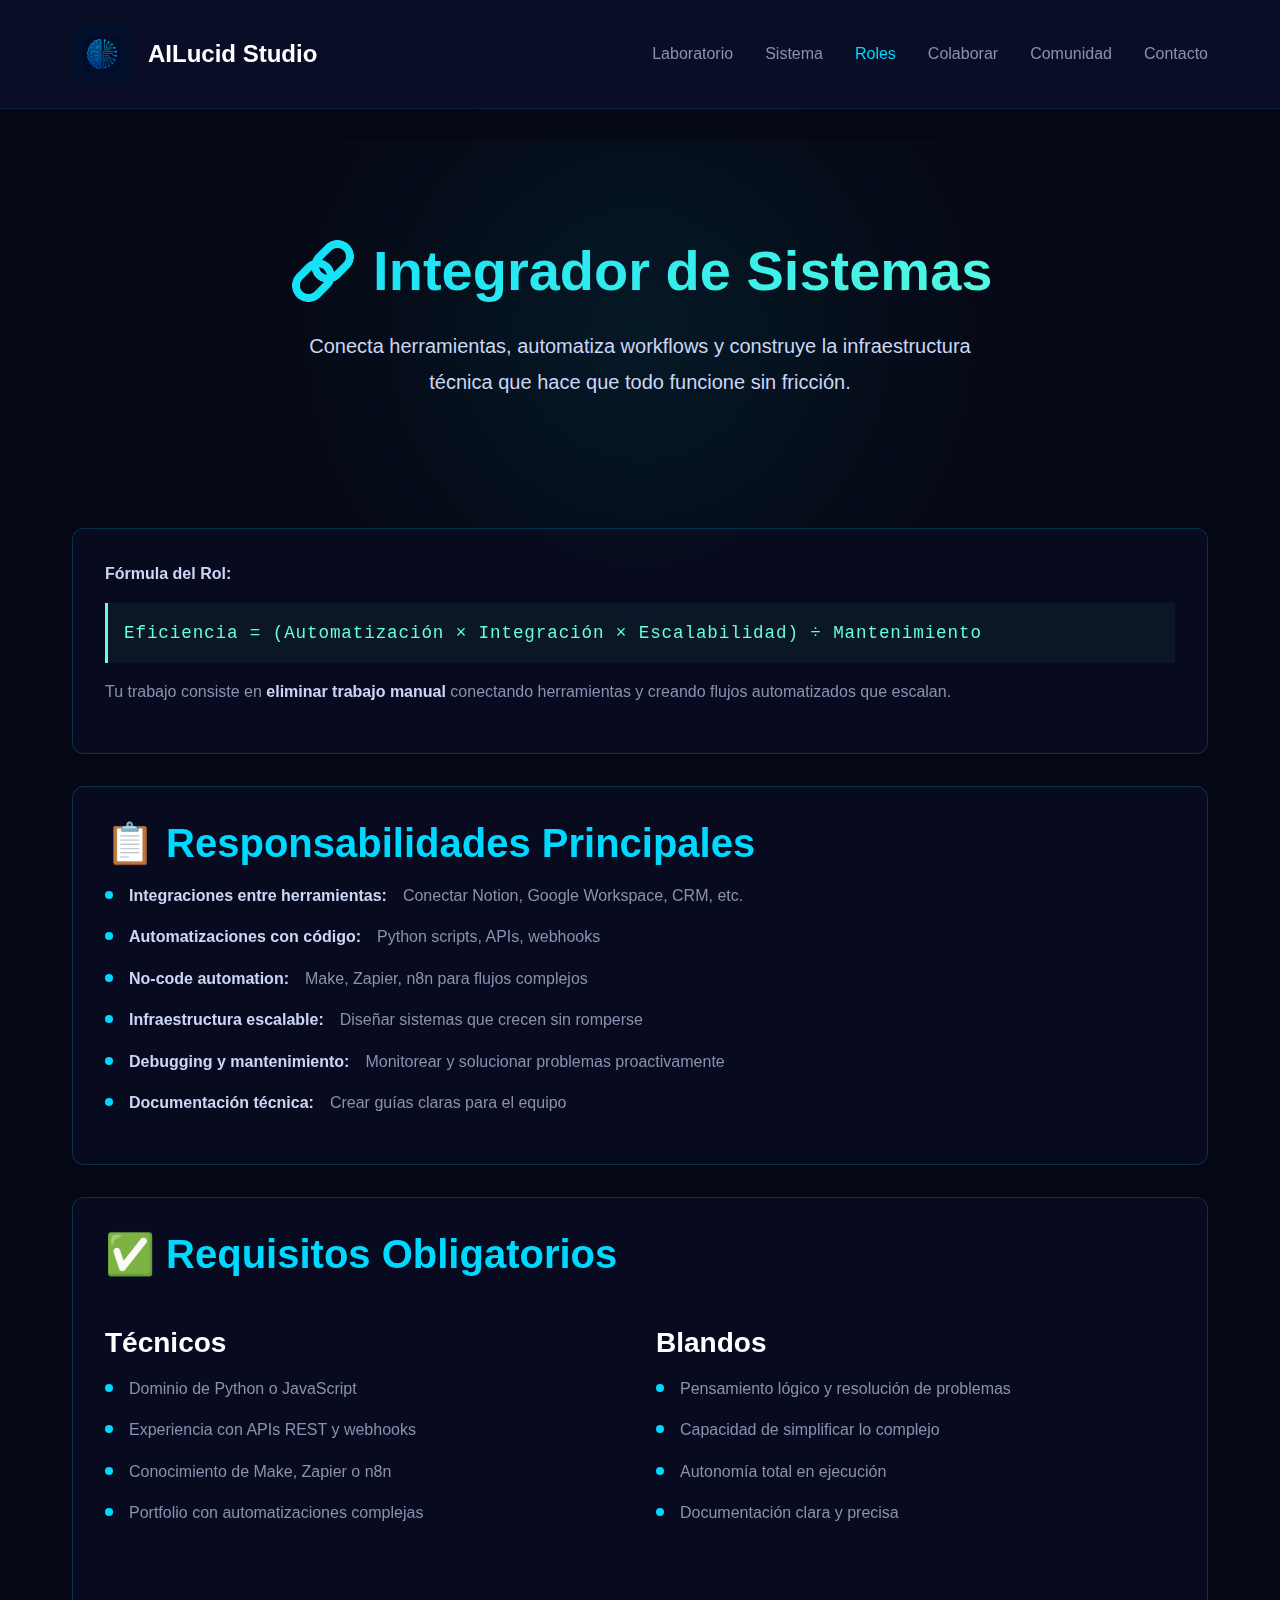
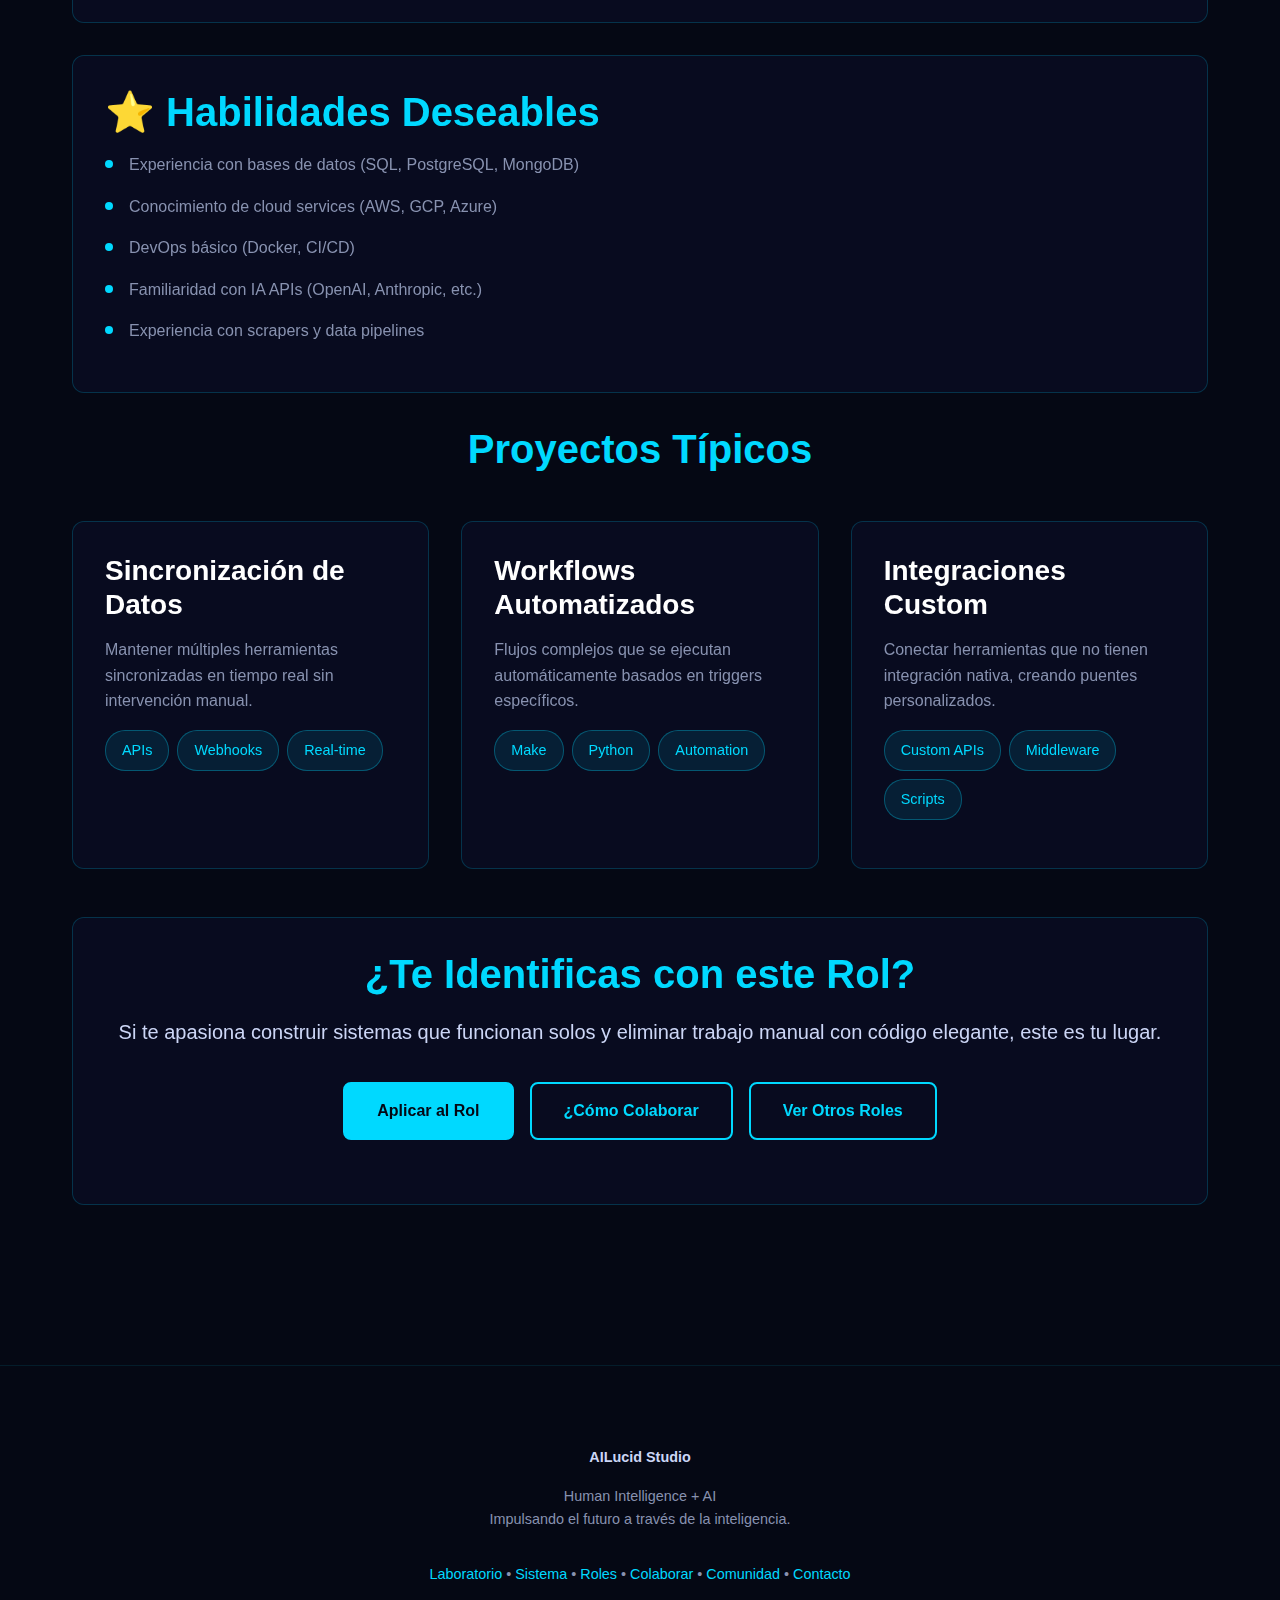
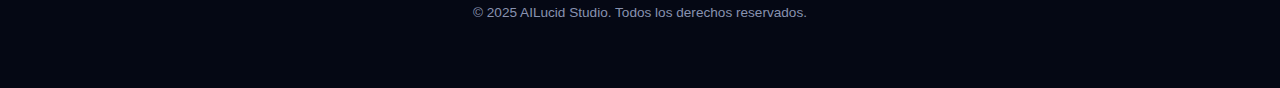
<file: roles/integrador-sistemas.html>
<!DOCTYPE html>
<html lang="es">
  <head>
    <meta charset="utf-8" />
    <meta name="viewport" content="width=device-width, initial-scale=1" />
    <title>Integrador de Sistemas — AILucid Studio</title>
    <meta name="description" content="Únete como Integrador de Sistemas en AILucid Studio. Conecta herramientas, automatiza workflows y construye infraestructura escalable." />
    <link rel="stylesheet" href="/css/main.css" />
  </head>

  <body>
    <header>
      <div class="wrap">
        <a href="/" class="brand">
          <div class="logo">
            <img src="/assets/Logo.png" alt="AILucid Studio Logo" />
          </div>
          <span>AILucid Studio</span>
        </a>
        <nav>
          <ul class="nav">
            <li><a href="/laboratorio/">Laboratorio</a></li>
            <li><a href="/sistema/">Sistema</a></li>
            <li><a href="/roles/">Roles</a></li>
            <li><a href="/colaborar/">Colaborar</a></li>
            <li><a href="/comunidad/">Comunidad</a></li>
            <li><a href="#!" onclick="emailModal.open(); return false;">Contacto</a></li>
          </ul>
        </nav>
      </div>
    </header>

    <main class="wrap">
      <section class="hero">
        <h1>🔗 Integrador de Sistemas</h1>
        <p class="lead">
          Conecta herramientas, automatiza workflows y construye la infraestructura 
          técnica que hace que todo funcione sin fricción.
        </p>
      </section>

      <section>
        <div class="tile">
          <p><strong>Fórmula del Rol:</strong></p>
          <p class="text-spaced">Eficiencia = (Automatización × Integración × Escalabilidad) ÷ Mantenimiento</p>
          <p>
            Tu trabajo consiste en <strong>eliminar trabajo manual</strong> conectando 
            herramientas y creando flujos automatizados que escalan.
          </p>
        </div>
      </section>

      <section>
        <div class="tile">
          <h2>📋 Responsabilidades Principales</h2>
          <ul class="list">
            <li class="li"><span class="dot"></span><strong>Integraciones entre herramientas:</strong> Conectar Notion, Google Workspace, CRM, etc.</li>
            <li class="li"><span class="dot"></span><strong>Automatizaciones con código:</strong> Python scripts, APIs, webhooks</li>
            <li class="li"><span class="dot"></span><strong>No-code automation:</strong> Make, Zapier, n8n para flujos complejos</li>
            <li class="li"><span class="dot"></span><strong>Infraestructura escalable:</strong> Diseñar sistemas que crecen sin romperse</li>
            <li class="li"><span class="dot"></span><strong>Debugging y mantenimiento:</strong> Monitorear y solucionar problemas proactivamente</li>
            <li class="li"><span class="dot"></span><strong>Documentación técnica:</strong> Crear guías claras para el equipo</li>
          </ul>
        </div>
      </section>

      <section>
        <div class="tile">
          <h2>✅ Requisitos Obligatorios</h2>
          <div class="cols cols-2">
            <div>
              <h3>Técnicos</h3>
              <ul class="list">
                <li class="li"><span class="dot"></span>Dominio de Python o JavaScript</li>
                <li class="li"><span class="dot"></span>Experiencia con APIs REST y webhooks</li>
                <li class="li"><span class="dot"></span>Conocimiento de Make, Zapier o n8n</li>
                <li class="li"><span class="dot"></span>Portfolio con automatizaciones complejas</li>
              </ul>
            </div>
            <div>
              <h3>Blandos</h3>
              <ul class="list">
                <li class="li"><span class="dot"></span>Pensamiento lógico y resolución de problemas</li>
                <li class="li"><span class="dot"></span>Capacidad de simplificar lo complejo</li>
                <li class="li"><span class="dot"></span>Autonomía total en ejecución</li>
                <li class="li"><span class="dot"></span>Documentación clara y precisa</li>
              </ul>
            </div>
          </div>
        </div>
      </section>

      <section>
        <div class="tile">
          <h2>⭐ Habilidades Deseables</h2>
          <ul class="list">
            <li class="li"><span class="dot"></span>Experiencia con bases de datos (SQL, PostgreSQL, MongoDB)</li>
            <li class="li"><span class="dot"></span>Conocimiento de cloud services (AWS, GCP, Azure)</li>
            <li class="li"><span class="dot"></span>DevOps básico (Docker, CI/CD)</li>
            <li class="li"><span class="dot"></span>Familiaridad con IA APIs (OpenAI, Anthropic, etc.)</li>
            <li class="li"><span class="dot"></span>Experiencia con scrapers y data pipelines</li>
          </ul>
        </div>
      </section>

      <section>
        <h2 class="text-center">Proyectos Típicos</h2>
        <div class="cols">
          <div class="card">
            <h3>Sincronización de Datos</h3>
            <p>Mantener múltiples herramientas sincronizadas en tiempo real sin intervención manual.</p>
            <div class="chips">
              <span class="chip">APIs</span>
              <span class="chip">Webhooks</span>
              <span class="chip">Real-time</span>
            </div>
          </div>

          <div class="card">
            <h3>Workflows Automatizados</h3>
            <p>Flujos complejos que se ejecutan automáticamente basados en triggers específicos.</p>
            <div class="chips">
              <span class="chip">Make</span>
              <span class="chip">Python</span>
              <span class="chip">Automation</span>
            </div>
          </div>

          <div class="card">
            <h3>Integraciones Custom</h3>
            <p>Conectar herramientas que no tienen integración nativa, creando puentes personalizados.</p>
            <div class="chips">
              <span class="chip">Custom APIs</span>
              <span class="chip">Middleware</span>
              <span class="chip">Scripts</span>
            </div>
          </div>
        </div>
      </section>

      <section>
        <div class="tile text-center">
          <h2>¿Te Identificas con este Rol?</h2>
          <p class="lead">
            Si te apasiona construir sistemas que funcionan solos y eliminar trabajo 
            manual con código elegante, este es tu lugar.
          </p>
          <div class="cta-row">
            <a href="#!" onclick="emailModal.open(); return false;" class="btn primary">Aplicar al Rol</a>
            <a href="/colaborar/" class="btn">¿Cómo Colaborar</a>
            <a href="/roles/" class="btn">Ver Otros Roles</a>
          </div>
        </div>
      </section>
    </main>

    <footer>
      <div class="wrap">
        <p><strong>AILucid Studio</strong></p>
        <p>Human Intelligence + AI<br>Impulsando el futuro a través de la inteligencia.</p>
        <p style="margin-top: 2rem;">
          <a href="/laboratorio/">Laboratorio</a> • 
          <a href="/sistema/">Sistema</a> • 
          <a href="/roles/">Roles</a> • 
          <a href="/colaborar/">Colaborar</a> • 
          <a href="/comunidad/">Comunidad</a> • 
          <a href="#!" onclick="emailModal.open(); return false;">Contacto</a>
        </p>
        <p style="margin-top: 1rem; font-size: 0.85rem; color: var(--gray);">
          © 2025 AILucid Studio. Todos los derechos reservados.
        </p>
      </div>
    </footer>

    <script src="/js/main.js"></script>
  </body>
</html>
</file>
<file: css/main.css>
/* AILucid Studio - Main Stylesheet */
/* Futuristic Minimalist Design */

:root {
  --primary: #00d9ff;
  --secondary: #6366f1;
  --dark: #0a0e27;
  --darker: #050814;
  --gray: #8892b0;
  --light-gray: #ccd6f6;
  --white: #ffffff;
  --accent: #64ffda;
  --shadow: rgba(0, 217, 255, 0.1);
  --glow: rgba(0, 217, 255, 0.3);
}

* {
  margin: 0;
  padding: 0;
  box-sizing: border-box;
}

body {
  font-family: 'Inter', -apple-system, BlinkMacSystemFont, 'Segoe UI', Roboto, sans-serif;
  background: var(--darker);
  color: var(--light-gray);
  line-height: 1.6;
  font-size: 16px;
  overflow-x: hidden;
}

/* Typography */
h1, h2, h3, h4, h5, h6 {
  color: var(--white);
  font-weight: 700;
  line-height: 1.2;
  margin-bottom: 1rem;
}

h1 {
  font-size: 3.5rem;
  background: linear-gradient(135deg, var(--primary), var(--accent));
  -webkit-background-clip: text;
  -webkit-text-fill-color: transparent;
  background-clip: text;
}

h2 {
  font-size: 2.5rem;
  color: var(--primary);
}

h3 {
  font-size: 1.75rem;
}

p {
  margin-bottom: 1rem;
  color: var(--gray);
}

strong {
  color: var(--light-gray);
  font-weight: 600;
}

.lead {
  font-size: 1.25rem;
  color: var(--light-gray);
  line-height: 1.8;
}

.text-spaced {
  font-family: 'Courier New', monospace;
  font-size: 1.1rem;
  color: var(--accent);
  letter-spacing: 0.05em;
  padding: 1rem;
  background: rgba(100, 255, 218, 0.05);
  border-left: 3px solid var(--accent);
  margin: 1rem 0;
}

/* Layout */
.wrap {
  max-width: 1200px;
  margin: 0 auto;
  padding: 2rem;
}

/* Header */
header {
  background: rgba(10, 14, 39, 0.95);
  backdrop-filter: blur(10px);
  border-bottom: 1px solid rgba(0, 217, 255, 0.1);
  position: sticky;
  top: 0;
  z-index: 1000;
  padding: 1rem 0;
}

header .wrap {
  display: flex;
  justify-content: space-between;
  align-items: center;
  padding: 0.5rem 2rem;
}

.brand {
  display: flex;
  align-items: center;
  gap: 1rem;
  text-decoration: none;
  color: var(--white);
  font-size: 1.5rem;
  font-weight: 700;
  transition: none;
}

.brand:hover {
  color: var(--white);
}

.logo {
  width: 60px;
  height: 60px;
  display: flex;
  align-items: center;
  justify-content: center;
  transition: none;
}

.logo img {
  width: 100%;
  height: 100%;
  object-fit: contain;
  transition: none;
}

.nav {
  display: flex;
  gap: 2rem;
  list-style: none;
}

.nav a {
  color: var(--gray);
  text-decoration: none;
  font-weight: 500;
  transition: color 0.3s ease;
  position: relative;
}

.nav a:hover {
  color: var(--primary);
}

.nav a::after {
  content: '';
  position: absolute;
  bottom: -5px;
  left: 0;
  width: 0;
  height: 2px;
  background: var(--primary);
  transition: width 0.3s ease;
}

.nav a:hover::after {
  width: 100%;
}

/* Hero Section */
.hero {
  text-align: center;
  padding: 6rem 2rem;
  background: radial-gradient(circle at center, rgba(0, 217, 255, 0.05), transparent 70%);
  position: relative;
}

.hero::before {
  content: '';
  position: absolute;
  top: 50%;
  left: 50%;
  transform: translate(-50%, -50%);
  width: 600px;
  height: 600px;
  background: radial-gradient(circle, var(--glow), transparent 70%);
  opacity: 0.1;
  animation: pulse 4s ease-in-out infinite;
}

@keyframes pulse {
  0%, 100% { transform: translate(-50%, -50%) scale(1); opacity: 0.1; }
  50% { transform: translate(-50%, -50%) scale(1.1); opacity: 0.15; }
}

.hero h1 {
  position: relative;
  z-index: 1;
  margin-bottom: 1.5rem;
}

.hero .lead {
  position: relative;
  z-index: 1;
  max-width: 700px;
  margin: 0 auto 2rem;
}

/* Cards & Tiles */
.card, .tile {
  background: rgba(10, 14, 39, 0.6);
  border: 1px solid rgba(0, 217, 255, 0.2);
  border-radius: 12px;
  padding: 2rem;
  transition: all 0.3s ease;
  backdrop-filter: blur(10px);
}

.card:hover, .tile:hover {
  transform: translateY(-5px);
  border-color: var(--primary);
  box-shadow: 0 10px 30px var(--shadow);
}

.tile {
  margin-bottom: 2rem;
}

/* Grid Layouts */
.cols {
  display: grid;
  grid-template-columns: repeat(auto-fit, minmax(300px, 1fr));
  gap: 2rem;
  margin: 3rem 0;
}

.cols-2 {
  grid-template-columns: repeat(2, 1fr);
}

.cols-3 {
  grid-template-columns: repeat(3, 1fr);
}

@media (max-width: 768px) {
  .cols, .cols-2, .cols-3 {
    grid-template-columns: 1fr;
  }
}

/* Lists */
.list {
  list-style: none;
  padding: 0;
}

.li {
  display: flex;
  align-items: flex-start;
  gap: 1rem;
  margin-bottom: 1rem;
  color: var(--gray);
}

.dot {
  width: 8px;
  height: 8px;
  background: var(--primary);
  border-radius: 50%;
  margin-top: 0.5rem;
  flex-shrink: 0;
}

/* Chips */
.chips {
  display: flex;
  flex-wrap: wrap;
  gap: 0.5rem;
  margin: 1rem 0;
}

.chip {
  background: rgba(0, 217, 255, 0.1);
  color: var(--primary);
  padding: 0.5rem 1rem;
  border-radius: 20px;
  font-size: 0.9rem;
  border: 1px solid rgba(0, 217, 255, 0.3);
  transition: all 0.3s ease;
}

.chip:hover {
  background: rgba(0, 217, 255, 0.2);
  transform: scale(1.05);
}

/* Buttons */
.btn {
  display: inline-block;
  padding: 0.875rem 2rem;
  border-radius: 8px;
  text-decoration: none;
  font-weight: 600;
  transition: all 0.3s ease;
  border: 2px solid var(--primary);
  background: transparent;
  color: var(--primary);
  cursor: pointer;
  font-size: 1rem;
}

.btn:hover {
  background: var(--primary);
  color: var(--darker);
  box-shadow: 0 0 20px var(--glow);
}

.btn.primary {
  background: var(--primary);
  color: var(--darker);
}

.btn.primary:hover {
  background: var(--accent);
  border-color: var(--accent);
}

.cta-row {
  display: flex;
  gap: 1rem;
  justify-content: center;
  margin: 2rem 0;
  flex-wrap: wrap;
  position: relative;
  z-index: 10;
}

/* Footer */
footer {
  background: var(--darker);
  border-top: 1px solid rgba(0, 217, 255, 0.1);
  padding: 3rem 0 1rem;
  margin-top: 6rem;
}

footer .wrap {
  text-align: center;
}

footer p {
  color: var(--gray);
  font-size: 0.9rem;
}

footer a {
  color: var(--primary);
  text-decoration: none;
  transition: color 0.3s ease;
}

footer a:hover {
  color: var(--accent);
}

/* Modal */
.modal {
  display: none;
  position: fixed;
  top: 0;
  left: 0;
  width: 100%;
  height: 100%;
  background: rgba(5, 8, 20, 0.95);
  backdrop-filter: blur(10px);
  z-index: 2000;
  align-items: center;
  justify-content: center;
  animation: fadeIn 0.3s ease;
}

.modal.active {
  display: flex;
}

.modal-content {
  background: var(--dark);
  border: 1px solid var(--primary);
  border-radius: 16px;
  padding: 3rem;
  max-width: 500px;
  width: 90%;
  position: relative;
  animation: slideUp 0.3s ease;
}

.modal-close {
  position: absolute;
  top: 1rem;
  right: 1rem;
  background: transparent;
  border: none;
  color: var(--gray);
  font-size: 2rem;
  cursor: pointer;
  line-height: 1;
  transition: color 0.3s ease;
}

.modal-close:hover {
  color: var(--primary);
}

@keyframes fadeIn {
  from { opacity: 0; }
  to { opacity: 1; }
}

@keyframes slideUp {
  from { transform: translateY(50px); opacity: 0; }
  to { transform: translateY(0); opacity: 1; }
}

/* Utilities */
.text-center {
  text-align: center;
}

.mt-1 { margin-top: 1rem; }
.mt-2 { margin-top: 2rem; }
.mt-3 { margin-top: 3rem; }
.mb-1 { margin-bottom: 1rem; }
.mb-2 { margin-bottom: 2rem; }
.mb-3 { margin-bottom: 3rem; }

/* Responsive */
@media (max-width: 768px) {
  h1 { font-size: 2.5rem; }
  h2 { font-size: 2rem; }
  
  header .wrap {
    flex-direction: column;
    gap: 1rem;
  }
  
  .nav {
    gap: 1rem;
    flex-wrap: wrap;
    justify-content: center;
  }
  
  .hero {
    padding: 4rem 1rem;
  }
  
  .wrap {
    padding: 1rem;
  }
  
  .cta-row {
    flex-direction: column;
    align-items: stretch;
  }
  
  .btn {
    text-align: center;
  }
}
</file>
